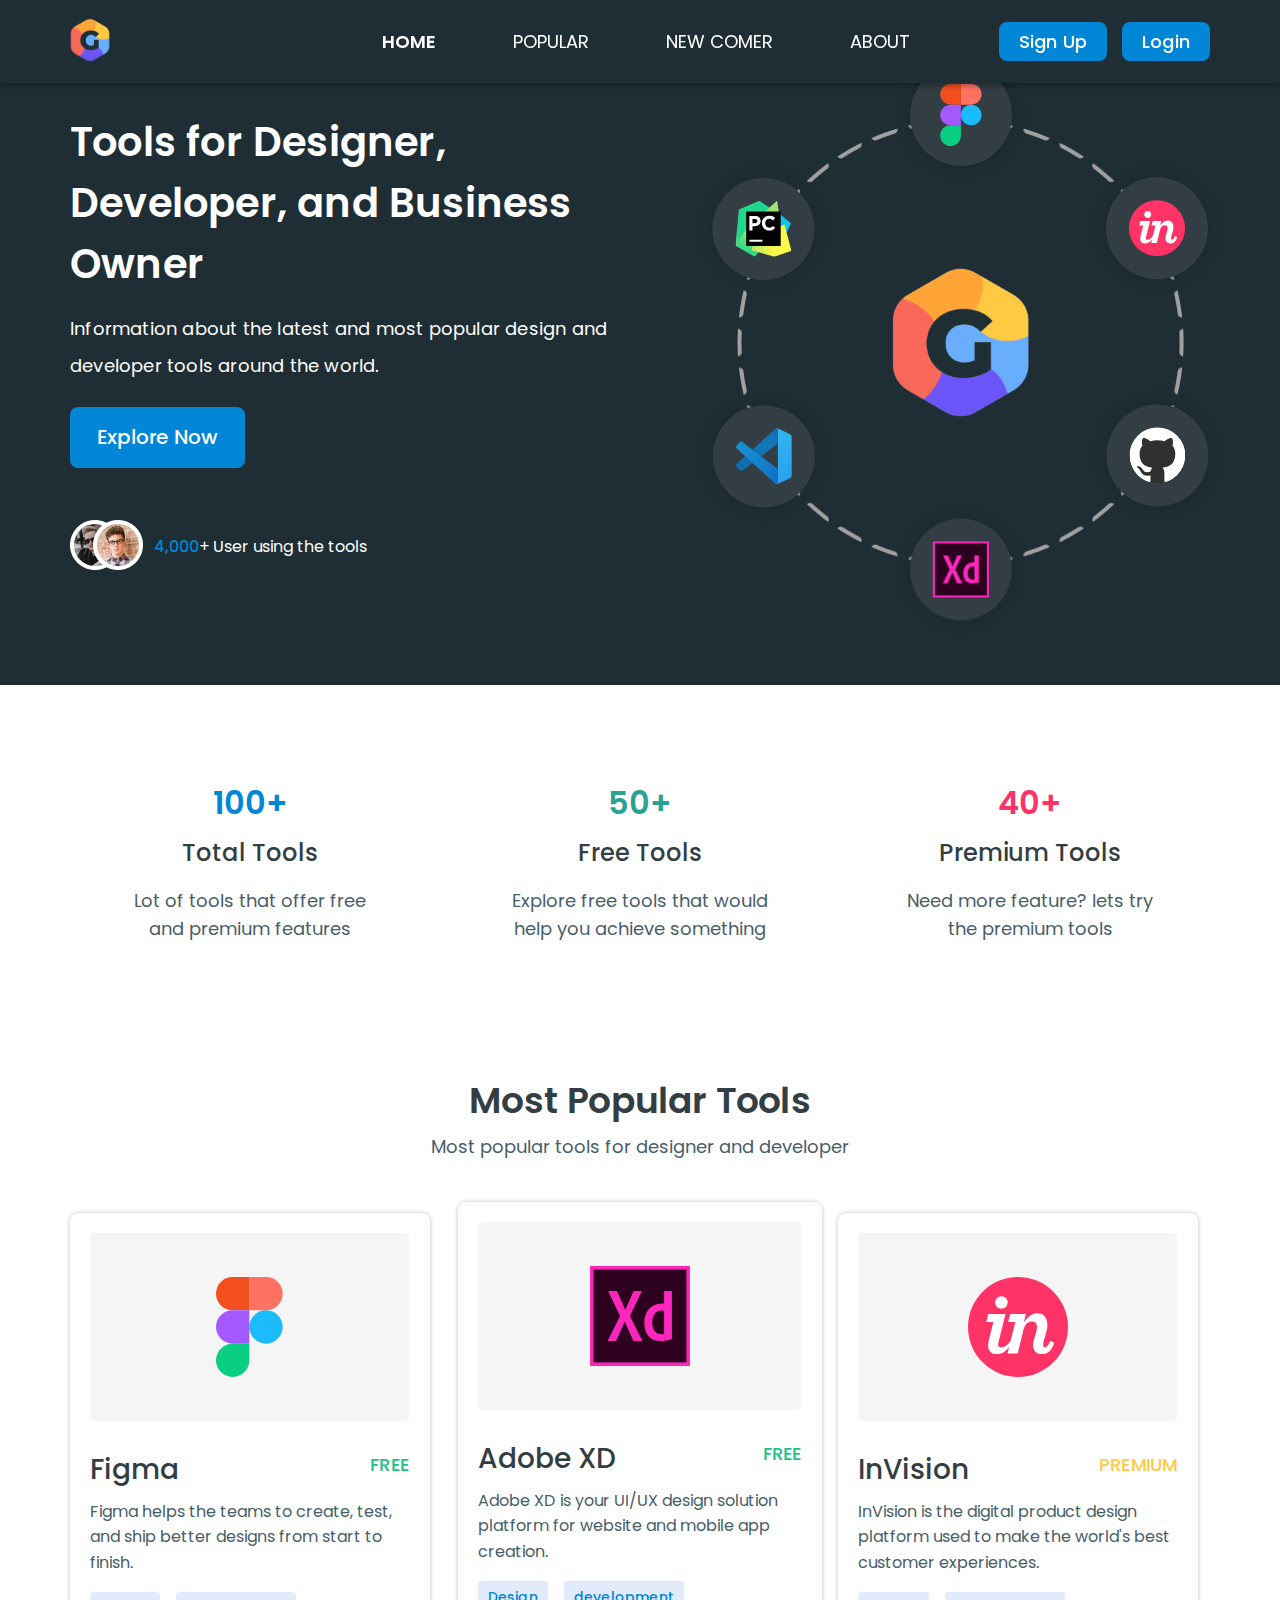
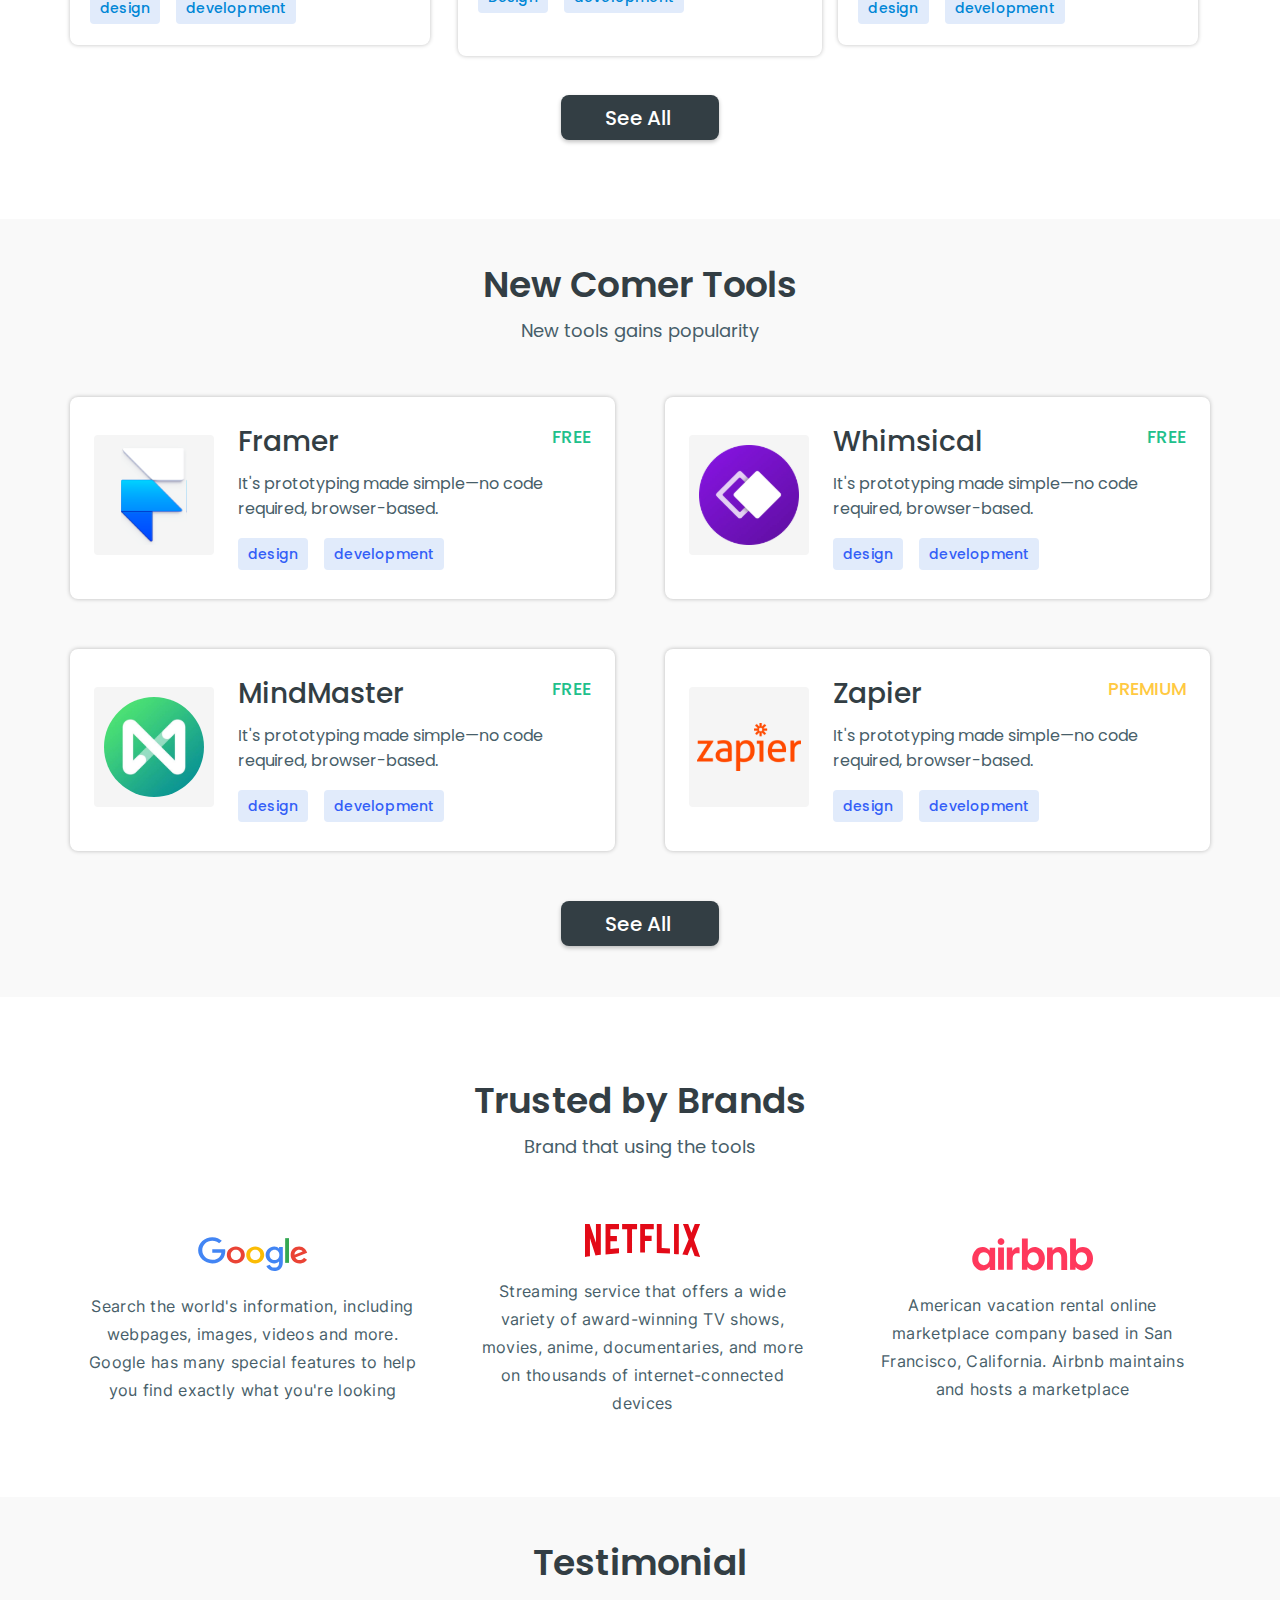
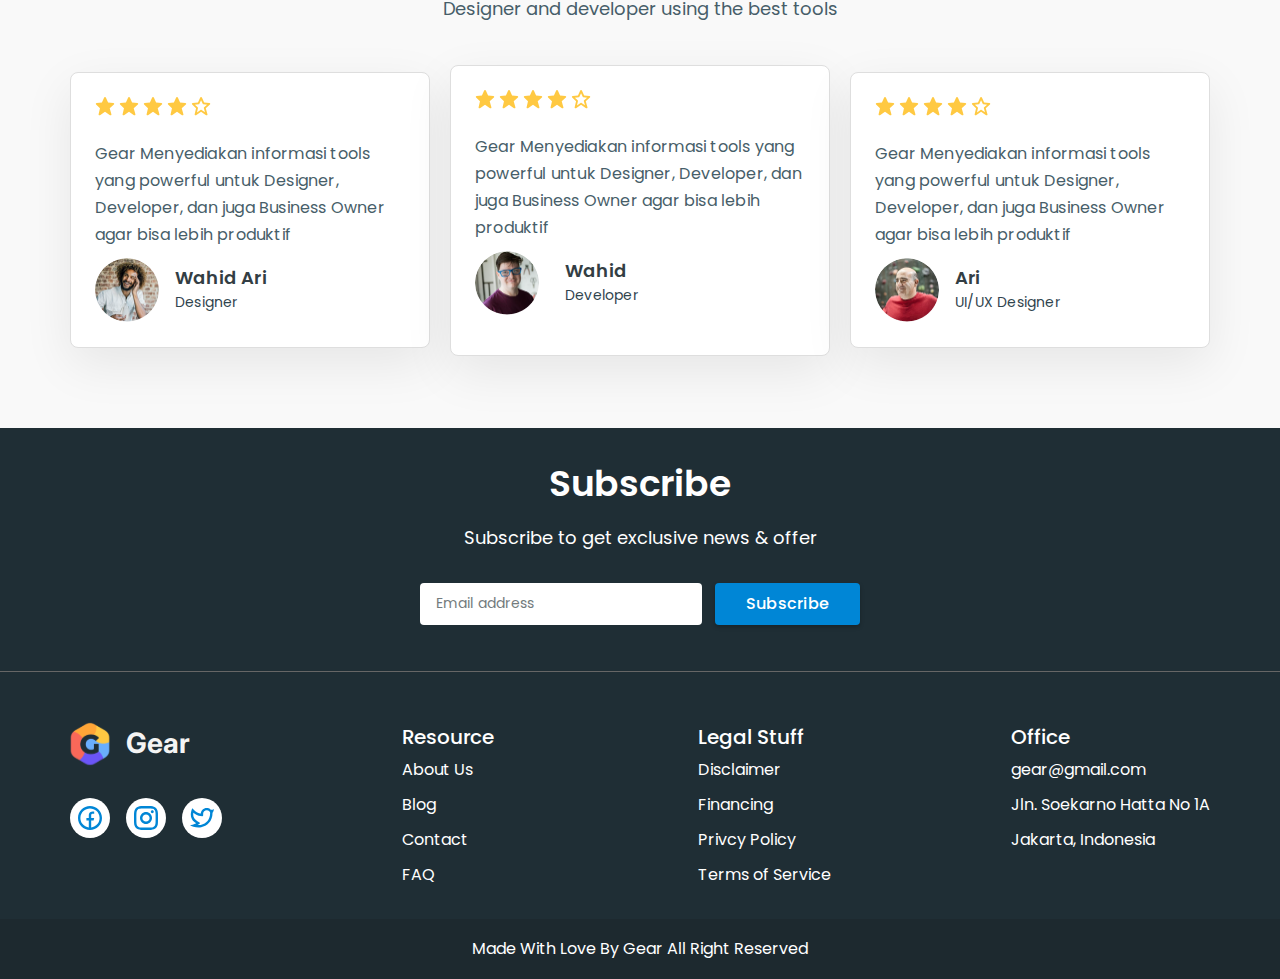
<file: index.html>
<!DOCTYPE html>
<html lang="en">

<head>
    <meta charset="UTF-8">
    <meta name="viewport" content="width=device-width, initial-scale=1.0">
    <title>Home</title>
    <link rel="icon" href="./assets/logo.svg">
    <link rel="stylesheet" href="./styles/common.css">
    <link rel="stylesheet" href="./styles/reset.css">
    <link rel="stylesheet" href="./styles/navbar.css">
    <link rel="stylesheet" href="./styles/home.css">
    <link rel="stylesheet" href="./styles/card.css">
    <link rel="stylesheet" href="./styles/footer.css">
</head>

<body>
    <header>
        <nav>
            <div class="container">
                <div class="main-nav">
                    <a href="#">
                        <img src="./assets/logo.svg" alt="Our Logo">
                    </a>
                    <input type="checkbox" name="burgerCheck" id="burgerCheck">
                    <label for="burgerCheck">
                        <span class="burger-icon-line"></span>
                        <span class="burger-icon-line"></span>
                        <span class="burger-icon-line"></span>
                    </label>
                    <div class="menu-btns">
                        <ul class="nav-ul">
                            <li class="active">
                                <a href="#">Home</a>
                            </li>
                            <li>
                                <a href="./pages/popular.html">Popular</a>
                            </li>
                            <li>
                                <a href="./pages/comer.html">New Comer</a>
                            </li>
                            <li>
                                <a href="./pages/about.html">about</a>
                            </li>
                        </ul>
                        <div class="btns">
                            <a href="./pages/register.html">sign up</a>
                            <a href="">login</a>
                        </div>
                    </div>
                </div>
            </div>
        </nav>
    </header>
    <main>
        <section class="hero">
            <div class="container">
                <div class="hero-in">
                    <div class="hero-content">
                        <h1 class="hero-h">
                            Tools for Designer, Developer, and Business Owner
                        </h1>
                        <p class="hero-p">
                            Information about the latest and most popular design and developer tools around the world.
                        </p>
                        <button>Explore Now</button>
                        <div class="users">
                            <div class="ovals">
                                <img src="./assets/man1.png" alt="">
                                <img src="./assets/man2.png" alt="">
                            </div>
                            <p><span id="user-num">4,000</span>+ User using the tools</p>
                        </div>
                    </div>
                    <div class="logo-animations">
                        <img class="background-img" src="./assets/dashed.png" alt="">
                        <img class="centre" src="./assets/logo.svg" alt="">
                        <div class="on-circle-wrapper rotate0">
                            <a class="on-circle" href="">
                                <img class="" src="./assets/figma.svg" alt="">
                            </a>
                        </div>
                        <div class="on-circle-wrapper rotate60">
                            <a class="on-circle" href="">
                                <img class="" src="./assets/invision.svg" alt="">
                            </a>
                        </div>
                        <div class="on-circle-wrapper rotate120">
                            <a class="on-circle" href="">
                                <img class="" src="./assets/github.svg" alt="">
                            </a>
                        </div>
                        <div class="on-circle-wrapper rotate180">
                            <a class="on-circle" href="">
                                <img class="" src="./assets/xd.svg" alt="">
                            </a>
                        </div>
                        <div class="on-circle-wrapper rotate240">
                            <a class="on-circle" href="">
                                <img class="" src="./assets/vscode.svg" alt="">
                            </a>
                        </div>
                        <div class="on-circle-wrapper rotate300">
                            <a class="on-circle" href="">
                                <img class="" src="./assets/pycharm.svg" alt="">
                            </a>
                        </div>
                    </div>
                </div>
            </div>
        </section>
        <section class="section-defaults popular-tools">
            <div class="container">
                <div class="statistics">
                    <div class="statistic">
                        <p class="number">100+</p>
                        <h3>Total Tools</h3>
                        <p class="statistic-text">Lot of tools that offer free and premium features</p>
                    </div>
                    <div class="statistic">
                        <p class="number">50+</p>
                        <h3>Free Tools</h3>
                        <p class="statistic-text">Explore free tools that would help you achieve something</p>
                    </div>
                    <div class="statistic">
                        <p class="number">40+</p>
                        <h3>Premium Tools</h3>
                        <p class="statistic-text">Need more feature? lets try the premium tools</p>
                    </div>
                </div>
                <div class="popular">
                    <h1 class="section-heading">Most Popular Tools</h1>
                    <h4 class="section-subheading">Most popular tools for designer and developer</h4>
                    <div class="card-grid">
                        <div class="card">
                            <div class="img-wrapper">
                                <img src="./assets/figma.svg" alt="">
                            </div>
                            <div class="card-body">
                                <div class="card-heading">
                                    <h3>Figma</h3>
                                    <span class="status free">Free</span>
                                </div>
                                <p class="card-text">Figma helps the teams to create, test, and ship better designs
                                    from start to finish.</p>
                                <div class="marks">
                                    <div class="mark">
                                        <span>design</span>
                                    </div>
                                    <div class="mark">
                                        <span>development</span>
                                    </div>
                                </div>
                            </div>
                        </div>
                        <div class="card middle">
                            <div class="img-wrapper">
                                <img src="./assets/xd.svg" alt="">
                            </div>
                            <div class="card-body">
                                <div class="card-heading">
                                    <h3>Adobe XD</h3>
                                    <span class="status free">Free</span>
                                </div>
                                <p class="card-text">Adobe XD is your UI/UX design solution platform for website and
                                    mobile app creation.</p>
                                <div class="marks">
                                    <div class="mark">
                                        <span>Design</span>
                                    </div>
                                    <div class="mark">
                                        <span>development</span>
                                    </div>
                                </div>
                            </div>
                        </div>
                        <div class="card">
                            <div class="img-wrapper">
                                <img src="./assets/invision.svg" alt="">
                            </div>
                            <div class="card-body">
                                <div class="card-heading">
                                    <h3>InVision</h3>
                                    <span class="status premium">Premium</span>
                                </div>
                                <p class="card-text">InVision is the digital product design platform used to make
                                    the world's best customer experiences.</p>
                                <div class="marks">
                                    <div class="mark">
                                        <span>design</span>
                                    </div>
                                    <div class="mark">
                                        <span>development</span>
                                    </div>
                                </div>
                            </div>
                        </div>
                    </div>
                    <div class="select-wrapper">
                        <a href="./pages/popular.html" class="select-all">
                            See All
                        </a>
                    </div>
                </div>
            </div>

        </section>
        <section class="section-defaults comer-tools">
            <div class="container">
                <div class="popular">
                    <h2 class="section-heading">New Comer Tools</h2>
                    <h4 class="section-subheading">New tools gains popularity</h4>
                    <div class="card-grid">
                        <div class="card">
                            <div class="img-wrapper framer">
                                <img src="./assets/framer.svg" alt="">
                            </div>
                            <div class="card-body">
                                <div class="card-heading">
                                    <h3>Framer</h3>
                                    <span class="status free">Free</span>
                                </div>
                                <p class="card-text">It's prototyping made simple—no code required, browser-based.
                                </p>
                                <div class="marks">
                                    <div class="mark">
                                        <span>design</span>
                                    </div>
                                    <div class="mark">
                                        <span>development</span>
                                    </div>
                                </div>
                            </div>
                        </div>
                        <div class="card">
                            <div class="img-wrapper">
                                <img src="./assets/whimsical.svg" alt="Whimsical">
                            </div>
                            <div class="card-body">
                                <div class="card-heading">
                                    <h3>Whimsical</h3>
                                    <span class="status free">Free</span>
                                </div>
                                <p class="card-text">It's prototyping made simple—no code required, browser-based.
                                </p>
                                <div class="marks">
                                    <div class="mark">
                                        <span>design</span>
                                    </div>
                                    <div class="mark">
                                        <span>development</span>
                                    </div>
                                </div>
                            </div>
                        </div>
                        <div class="card">
                            <div class="img-wrapper">
                                <img src="./assets/mindmaster.svg" alt="MindMaster">
                            </div>
                            <div class="card-body">
                                <div class="card-heading">
                                    <h3>MindMaster</h3>
                                    <span class="status free">Free</span>
                                </div>
                                <p class="card-text">It's prototyping made simple—no code required, browser-based.
                                </p>
                                <div class="marks">
                                    <div class="mark">
                                        <span>design</span>
                                    </div>
                                    <div class="mark">
                                        <span>development</span>
                                    </div>
                                </div>
                            </div>
                        </div>
                        <div class="card">
                            <div class="img-wrapper">
                                <img src="./assets/zapier.svg" alt="Zapier">
                            </div>
                            <div class="card-body">
                                <div class="card-heading">
                                    <h3>Zapier</h3>
                                    <span class="status premium">Premium</span>
                                </div>
                                <p class="card-text">It's prototyping made simple—no code required, browser-based.
                                </p>
                                <div class="marks">
                                    <div class="mark">
                                        <span>design</span>
                                    </div>
                                    <div class="mark">
                                        <span>development</span>
                                    </div>
                                </div>
                            </div>
                        </div>
                    </div>
                    <div class="select-wrapper">
                        <a href="./pages/comer.html" class="select-all">
                            See All
                        </a>
                    </div>
                </div>
            </div>
        </section>
        <section class="section-defaults trusted">
            <div class="container">
                <div class="brands">
                    <h2 class="section-heading">Trusted by Brands</h2>
                    <h4 class="section-subheading">Brand that using the tools</h4>
                    <div class="brand-grid">
                        <div class="brand">
                            <img src="./assets/google.svg" alt="Google Logo">
                            <p>Search the world's information, including webpages, images, videos and more. Google
                                has many special features to help
                                you find exactly what you're looking</p>
                        </div>
                        <div class="brand">
                            <img src="./assets/netflix.svg" alt="Netflix Logo">
                            <p>Streaming service that offers a wide variety of award-winning TV shows, movies,
                                anime, documentaries, and more on
                                thousands of internet-connected devices</p>
                        </div>
                        <div class="brand">
                            <img src="./assets/airbnb.svg" alt="Airbnb Logo">
                            <p>American vacation rental online marketplace company based in San Francisco,
                                California. Airbnb maintains and hosts a marketplace</p>
                        </div>
                    </div>
                </div>
            </div>
        </section>
        <section class="section-defaults testimonials">
            <div class="container">
                <div class="testimonials-body">
                    <h2 class="section-heading">Testimonial</h2>
                    <h4 class="section-subheading">Designer and developer using the best tools</h4>
                    <div class="testimonial-grid">
                        <div class="testimonial">
                            <div class="stars">
                                <img src="./assets/filledStart.svg" alt="">
                                <img src="./assets/filledStart.svg" alt="">
                                <img src="./assets/filledStart.svg" alt="">
                                <img src="./assets/filledStart.svg" alt="">
                                <img src="./assets/star.svg" alt="">
                            </div>
                            <p class="testimonial-text">Gear Menyediakan informasi tools yang powerful untuk
                                Designer, Developer, dan juga Business Owner agar bisa lebih produktif</p>
                            <div class="profile">
                                <img src="./assets/wahidAri.png" alt="Wahid ari profile pic">
                                <div class="profile-body">
                                    <p class="name">Wahid Ari</p>
                                    <p class="profession">Designer</p>
                                </div>
                            </div>
                        </div>
                        <div class="testimonial middle">
                            <div class="stars">
                                <img src="./assets/filledStart.svg" alt="">
                                <img src="./assets/filledStart.svg" alt="">
                                <img src="./assets/filledStart.svg" alt="">
                                <img src="./assets/filledStart.svg" alt="">
                                <img src="./assets/star.svg" alt="">
                            </div>
                            <p class="testimonial-text">Gear Menyediakan informasi tools yang powerful untuk
                                Designer, Developer, dan juga Business Owner agar bisa lebih produktif</p>
                            <div class="profile">
                                <img src="./assets/wahid.png" alt="Wahid profile pic">
                                <div class="profile-body">
                                    <p class="name">Wahid</p>
                                    <p class="profession">Developer</p>
                                </div>
                            </div>
                        </div>
                        <div class="testimonial">
                            <div class="stars">
                                <img src="./assets/filledStart.svg" alt="">
                                <img src="./assets/filledStart.svg" alt="">
                                <img src="./assets/filledStart.svg" alt="">
                                <img src="./assets/filledStart.svg" alt="">
                                <img src="./assets/star.svg" alt="">
                            </div>
                            <p class="testimonial-text">Gear Menyediakan informasi tools yang powerful untuk
                                Designer, Developer, dan juga Business Owner agar bisa lebih produktif</p>
                            <div class="profile">
                                <img src="./assets/ari.png" alt="Ari profile pic">
                                <div class="profile-body">
                                    <p class="name">Ari</p>
                                    <p class="profession">UI/UX Designer</p>
                                </div>
                            </div>
                        </div>
                    </div>
                </div>
            </div>
        </section>
    </main>
    <footer>
        <div class="footer-subscription">
            <div class="container">
                <div class="subscribe">
                    <div class="section-defaults">
                        <h2 class="section-heading">Subscribe</h2>
                        <h4 class="section-subheading">Subscribe to get exclusive news & offer</h4>
                    </div>
                    <form action="#" method="post">
                        <input type="email" placeholder="Email address">
                        <button type="submit">Subscribe</button>
                    </form>
                </div>
            </div>
        </div>
        <div class="main-footer">
            <div class="container">
                <div class="footer-content">
                    <div class="logos">
                        <div class="main-logo">
                            <img src="./assets/logo.svg" alt="Company's logo">
                            <p class="company-name">Gear</p>
                        </div>
                        <div class="socials">
                            <div class="social-circle">
                                <img src="./assets/facebook.svg" alt="Facebook Logo">
                            </div>
                            <div class="social-circle">
                                <img src="./assets/instagram.svg" alt="Instagram Logo">
                            </div>
                            <div class="social-circle">
                                <img src="./assets/twitter.svg" alt="Twitter Logo">
                            </div>
                        </div>
                    </div>
                    <ul class="resource" aria-label="Resource">
                        <li><a href="./pages/about.html">About Us</a></li>
                        <li><a href="">Blog</a></li>
                        <li><a href="">Contact</a></li>
                        <li><a href="">FAQ</a></li>
                    </ul>
                    <ul class="legal" aria-label="Legal Stuff">
                        <li><a href="">Disclaimer</a></li>
                        <li><a href="">Financing</a></li>
                        <li><a href="">Privcy Policy</a></li>
                        <li><a href="">Terms of Service</a></li>
                    </ul>
                    <ul class="office" aria-label="Office">
                        <li>
                            <a href="mailto:gear@gmail.com">gear@gmail.com</a>
                        </li>
                        <li>
                            <a href="https://www.google.com/maps?q=Jln.+Soekarno+Hatta+No+1A" target="_blank">Jln.
                                Soekarno Hatta No 1A
                            </a>
                        </li>
                        <li>
                            <a href="https://www.google.com/maps?q=Jakarta" target="_blank">Jakarta, Indonesia</a>
                        </li>
                    </ul>
                </div>
            </div>
        </div>
        <div class="rights">
            <div class="container">
                <p>Made With Love By Gear All Right Reserved </p>
            </div>
        </div>
    </footer>
</body>

</html>
</file>
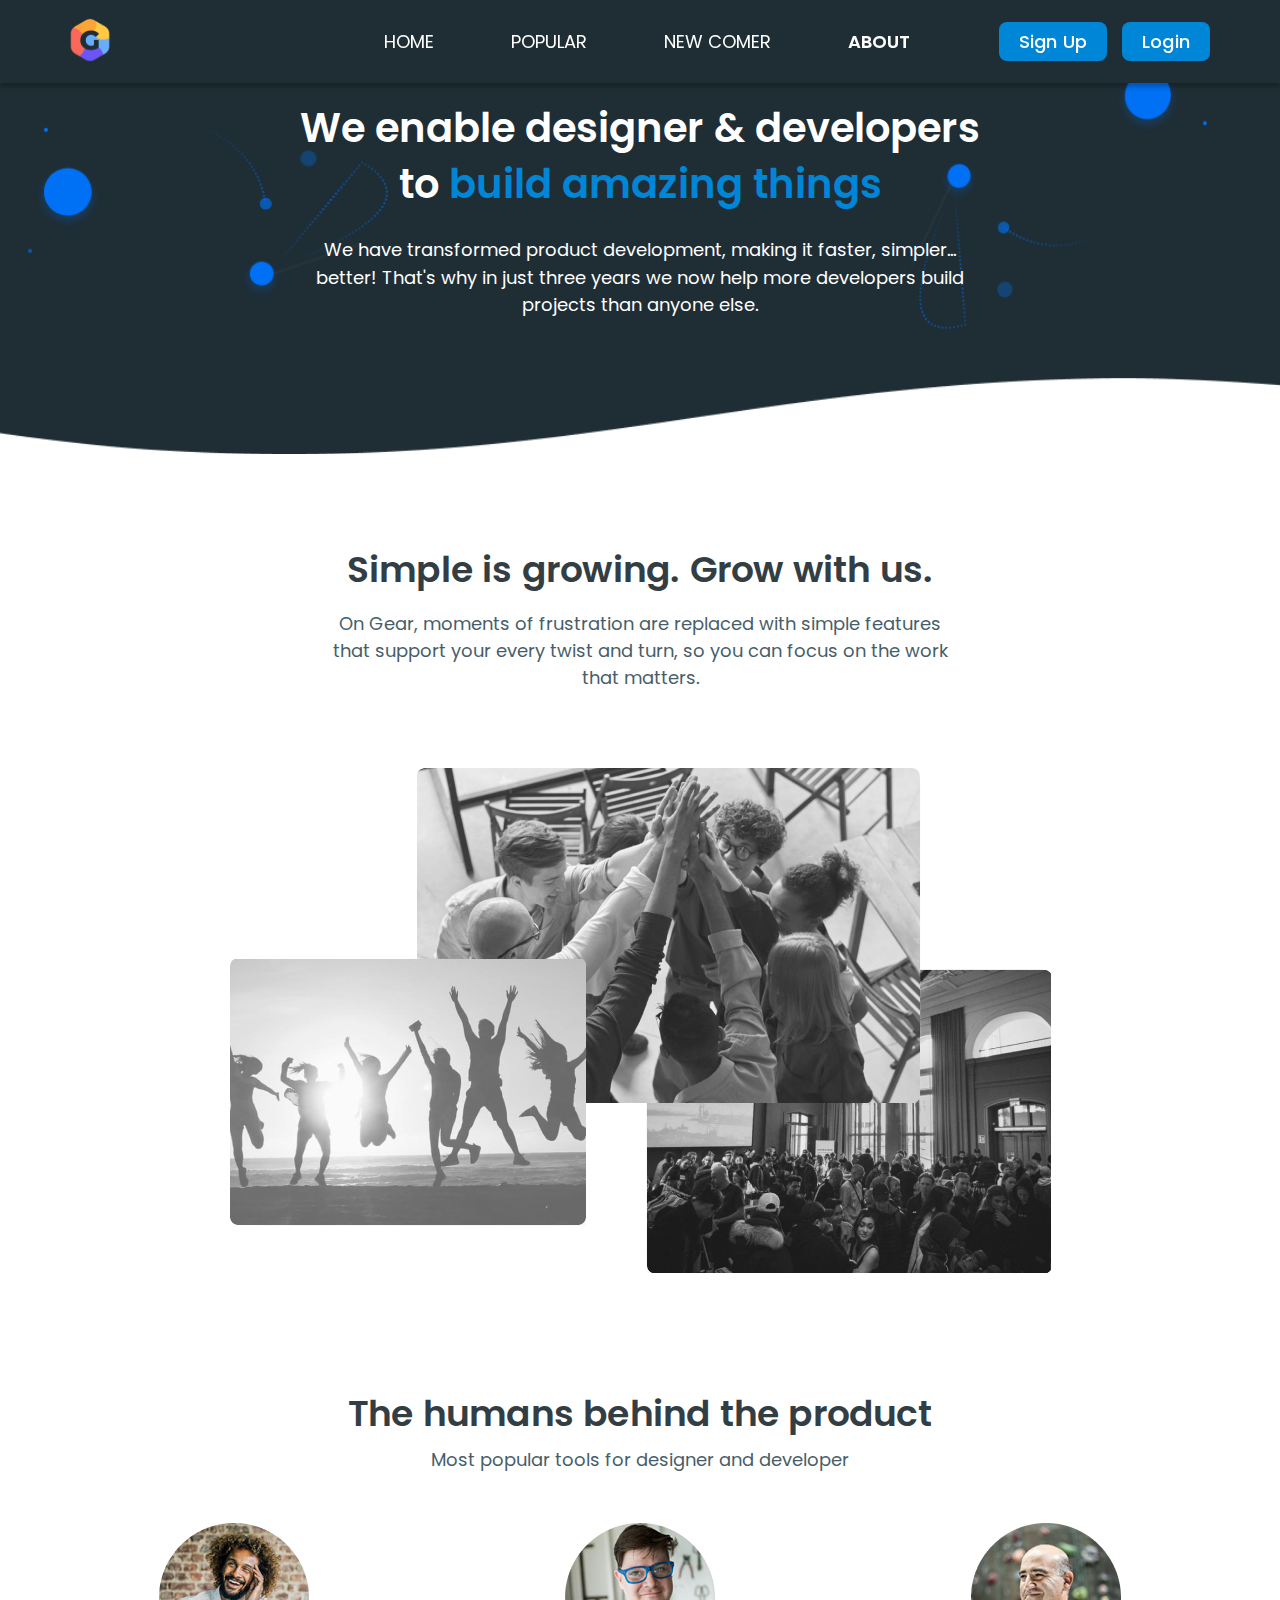
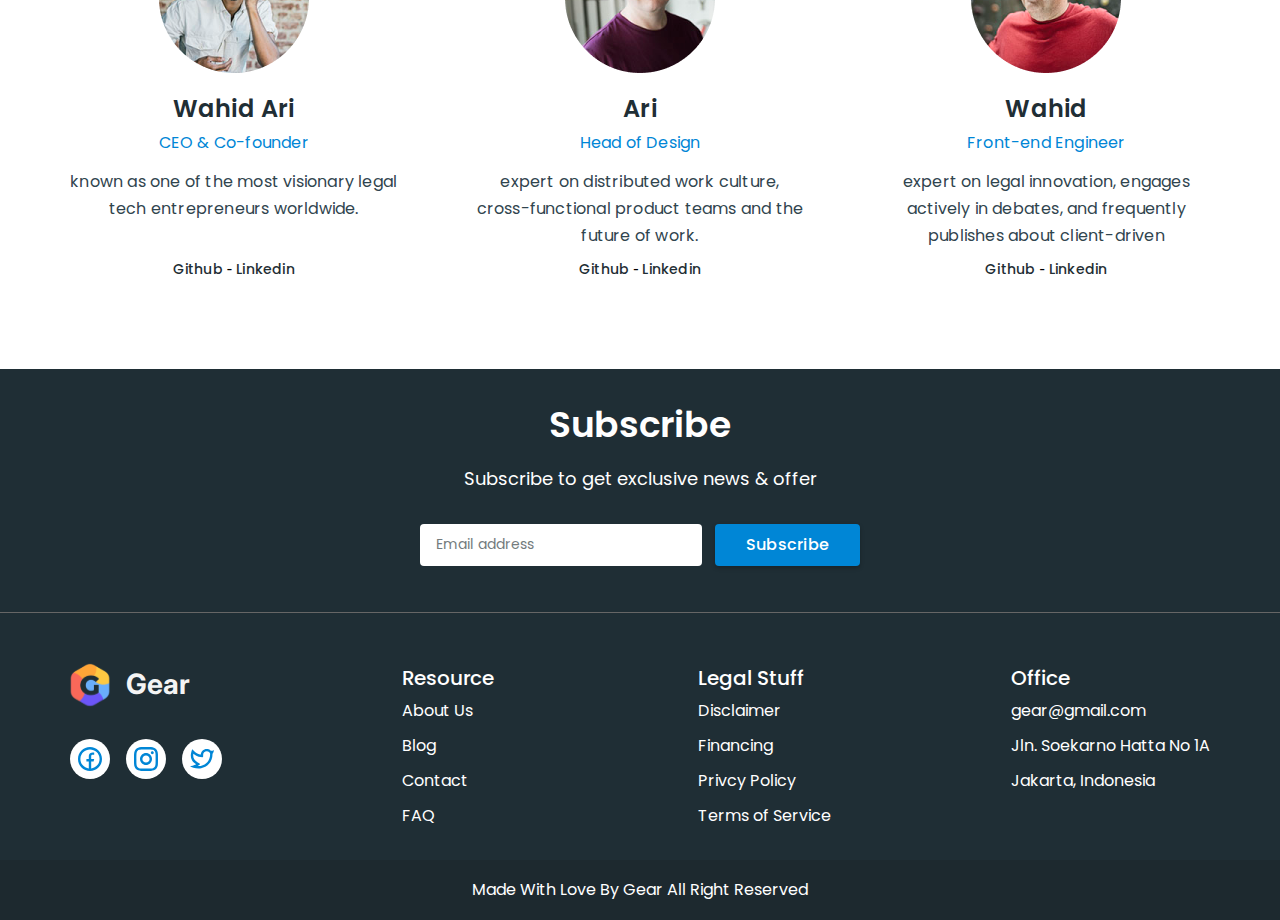
<file: pages/about.html>
<!DOCTYPE html>
<html lang="en">

<head>
    <meta charset="UTF-8">
    <meta name="viewport" content="width=device-width, initial-scale=1.0">
    <title>About Us</title>
    <link rel="icon" href="../assets/logo.svg">
    <link rel="stylesheet" href="../styles/reset.css">
    <link rel="stylesheet" href="../styles/common.css">
    <link rel="stylesheet" href="../styles/navbar.css">
    <link rel="stylesheet" href="../styles/about.css">
    <link rel="stylesheet" href="../styles/footer.css">
</head>

<body>
    <header>
        <nav>
            <div class="container">
                <div class="main-nav">
                    <a href="../index.html"><img src="../assets/logo.svg" alt="Our Logo"></a>
                    <input type="checkbox" name="burgerCheck" id="burgerCheck">
                    <label for="burgerCheck">
                        <span class="burger-icon-line"></span>
                        <span class="burger-icon-line"></span>
                        <span class="burger-icon-line"></span>
                    </label>
                    <div class="menu-btns">
                        <ul class="nav-ul">
                            <li>
                                <a href="../index.html">Home</a>
                            </li>
                            <li>
                                <a href="./popular.html">Popular</a>
                            </li>
                            <li>
                                <a href="./comer.html">New Comer</a>
                            </li>
                            <li class="active">
                                <a href="#">about</a>
                            </li>
                        </ul>
                        <div class="btns">
                            <a href="./register.html">sign up</a>
                            <a href="">login</a>
                        </div>
                    </div>
                </div>
            </div>
        </nav>
    </header>
    <main>
        <section class="hero">
            <div class="container">
                <div class="hero-wrapper">
                    <h1>We enable designer & developers
                        to <span>build amazing things</span></h1>
                    <p>We have transformed product development, making it faster, simpler... better! That's why in just
                        three years we now help more developers build projects than anyone else.</p>
                </div>
            </div>
        </section>
        <section class="growing">
            <div class="container">
                <div class="growing-wrapper">
                    <h2>Simple is growing. Grow with us.</h2>
                    <p>On Gear, moments of frustration are replaced with simple features that support your every twist and turn,
                        so you can focus on the work that matters.</p>
                    <div class="team-imgs">
                        <img src="../assets/black1.png" alt="Team photo">
                        <img src="../assets/black2.png" alt="Team photo">
                        <img src="../assets/black3.png" alt="Team photo">
                    </div>
                </div>  
            </div>
        </section>
        <section class="employees">
            <div class="container">
                <h2>The humans behind the product</h2>
                <p class="team-subheading">Most popular tools for designer and developer</p>
                <div class="employee-cards">
                    <div class="employee">
                        <img src="../assets/bigWahidAri.png" alt="Wahid Ari profile">
                        <p class="name">Wahid Ari</p>
                        <p class="position">CEO & Co-founder
                        </p>
                        <p class="description">known as one of the most visionary legal tech entrepreneurs worldwide. </p>
                        <div class="social-links">
                            <a href="">Github</a>
                            -
                            <a href="">Linkedin</a>
                        </div>
                    </div>
                    <div class="employee">
                        <img src="../assets/bigAri.png" alt="Ari Profile">
                        <p class="name">Ari</p>
                        <p class="position">Head of Design
                        </p>
                        <p class="description">expert on distributed work culture, cross-functional product teams and the future of work.</p>
                        <div class="social-links">
                            <a href="">Github</a>
                            -
                            <a href="">Linkedin</a>
                        </div>
                    </div>
                    <div class="employee">
                        <img src="../assets/bigWahid.png" alt="Wahid profile">
                        <p class="name">Wahid</p>
                        <p class="position">Front-end Engineer
                        </p>
                        <p class="description">expert on legal innovation, engages actively in debates, and frequently publishes about client-driven</p>
                        <div class="social-links">
                            <a href="">Github</a>
                            -
                            <a href="">Linkedin</a>
                        </div>
                    </div>
                </div>
            </div>
        </section>
    </main>
    <footer>
        <div class="footer-subscription">
            <div class="container">
                <div class="subscribe">
                    <div class="section-defaults">
                        <h2 class="section-heading">Subscribe</h2>
                        <h4 class="section-subheading">Subscribe to get exclusive news & offer</h4>
                    </div>
                    <form action="#" method="post">
                        <input type="email" placeholder="Email address">
                        <button type="submit">Subscribe</button>
                    </form>
                </div>
            </div>
        </div>
        <div class="main-footer">
            <div class="container">
                <div class="footer-content">
                    <div class="logos">
                        <div class="main-logo">
                            <img src="../assets/logo.svg" alt="Company's logo">
                            <p class="company-name">Gear</p>
                        </div>
                        <div class="socials">
                            <div class="social-circle">
                                <img src="../assets/facebook.svg" alt="Facebook Logo">
                            </div>
                            <div class="social-circle">
                                <img src="../assets/instagram.svg" alt="Instagram Logo">
                            </div>
                            <div class="social-circle">
                                <img src="../assets/twitter.svg" alt="Twitter Logo">
                            </div>
                        </div>
                    </div>
                    <ul class="resource" aria-label="Resource">
                        <li><a href="#">About Us</a></li>
                        <li><a href="">Blog</a></li>
                        <li><a href="">Contact</a></li>
                        <li><a href="">FAQ</a></li>
                    </ul>
                    <ul class="legal" aria-label="Legal Stuff">
                        <li><a href="">Disclaimer</a></li>
                        <li><a href="">Financing</a></li>
                        <li><a href="">Privcy Policy</a></li>
                        <li><a href="">Terms of Service</a></li>
                    </ul>
                    <ul class="office" aria-label="Office">
                        <li>
                            <a href="mailto:gear@gmail.com">gear@gmail.com</a>
                        </li>
                        <li>
                            <a href="https://www.google.com/maps?q=Jln.+Soekarno+Hatta+No+1A" target="_blank">Jln.
                                Soekarno Hatta No 1A
                            </a>
                        </li>
                        <li>
                            <a href="https://www.google.com/maps?q=Jakarta" target="_blank">Jakarta, Indonesia</a>
                        </li>
                    </ul>
                </div>
            </div>
        </div>
        <div class="rights">
            <div class="container">
                <p>Made With Love By Gear All Right Reserved </p>
            </div>
        </div>
    </footer>
</body>

</html>
</file>
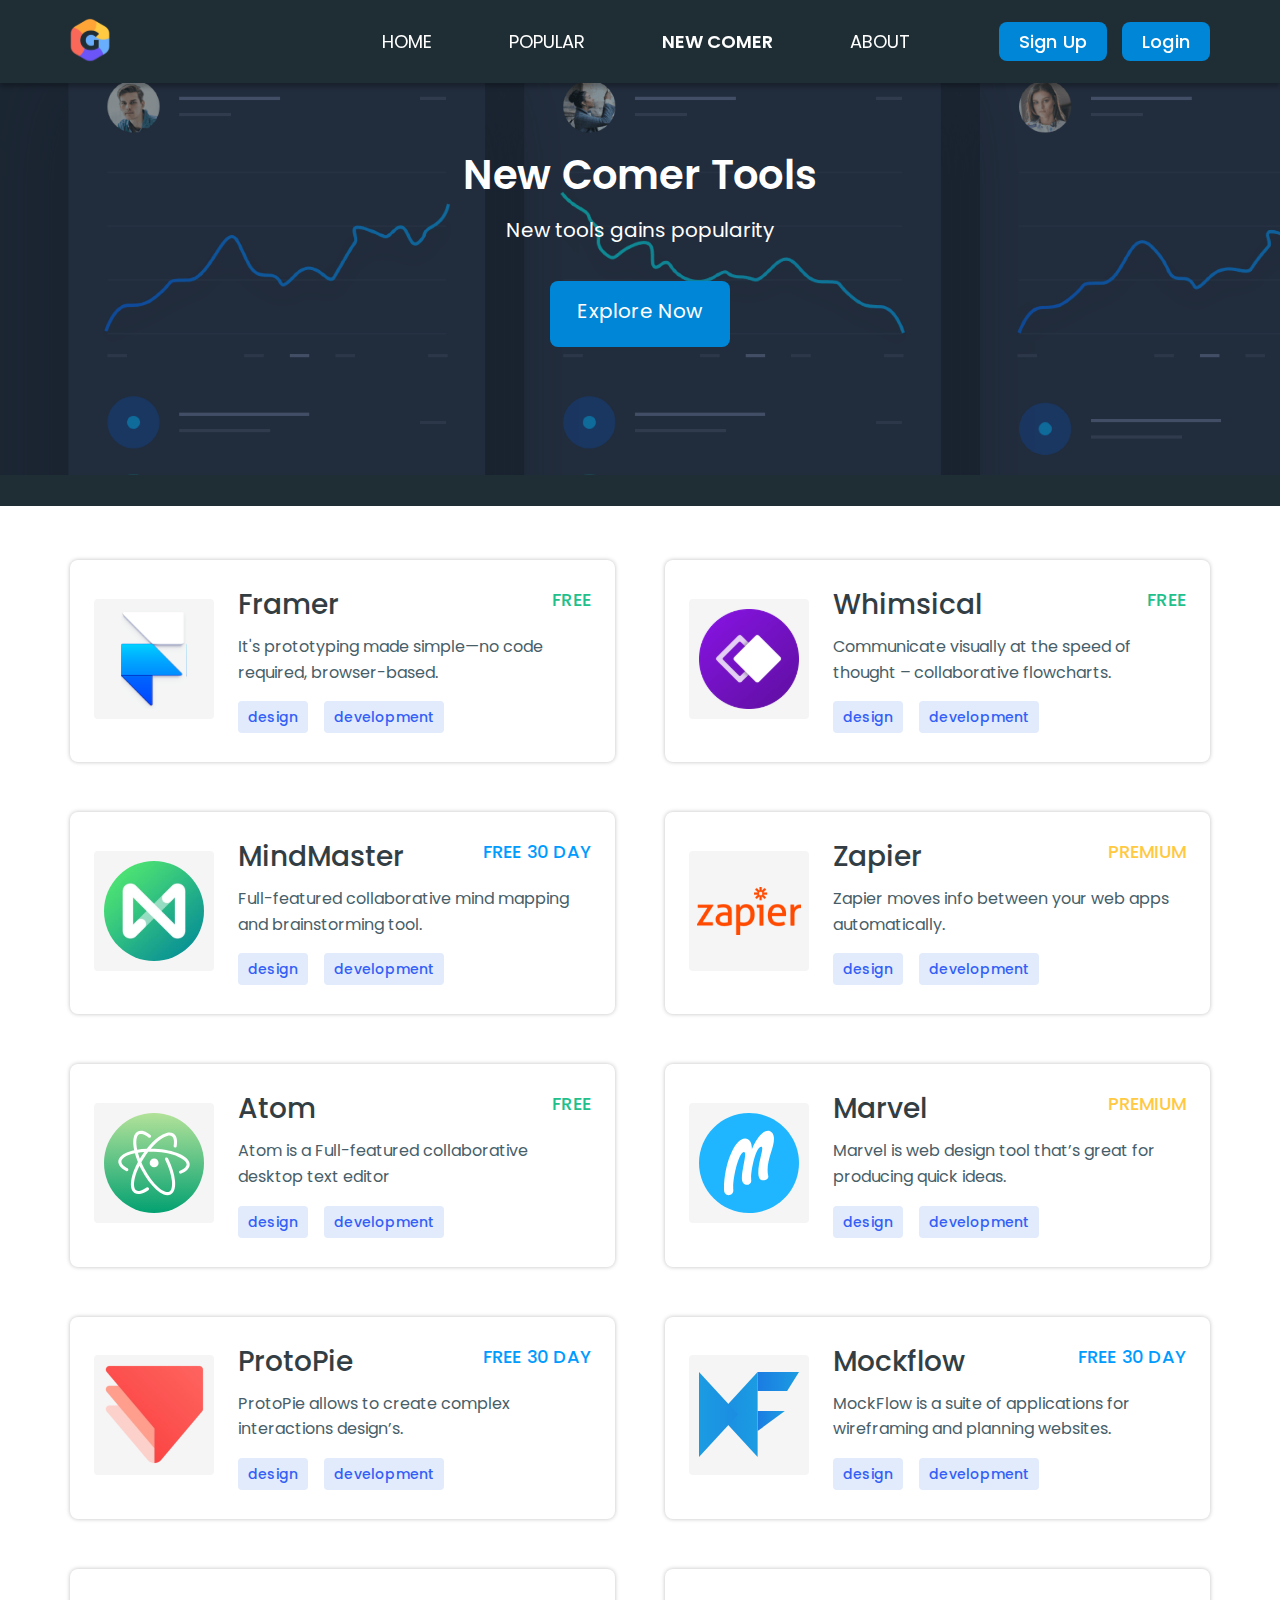
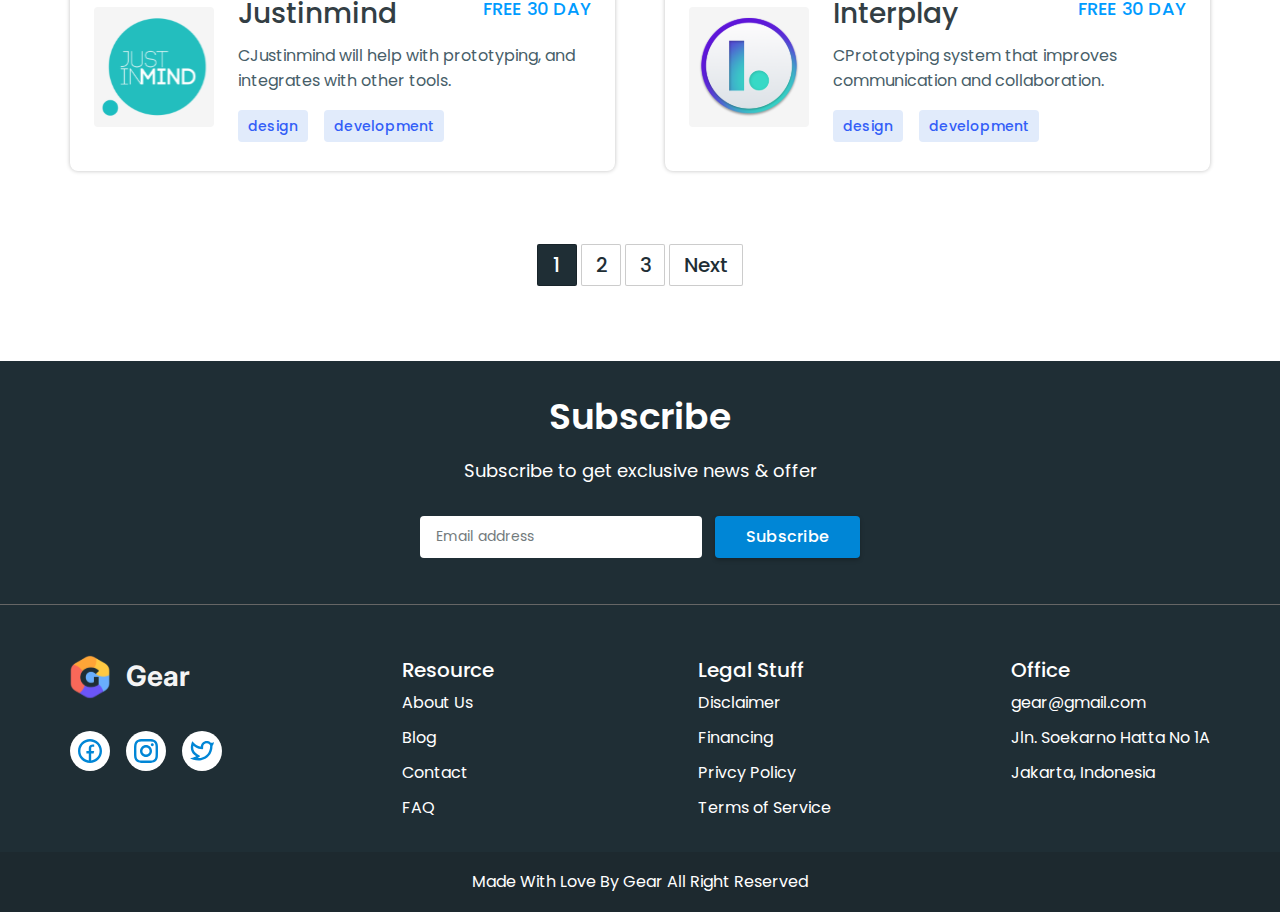
<file: pages/comer.html>
<!DOCTYPE html>
<html lang="en">

<head>
    <meta charset="UTF-8">
    <meta name="viewport" content="width=device-width, initial-scale=1.0">
    <title>New Comers</title>
    <link rel="icon" href="../assets/logo.svg">
    <link rel="stylesheet" href="../styles/reset.css">
    <link rel="stylesheet" href="../styles/common.css">
    <link rel="stylesheet" href="../styles/navbar.css">
    <link rel="stylesheet" href="../styles/comer.css">
    <link rel="stylesheet" href="../styles/card.css">
    <link rel="stylesheet" href="../styles/footer.css">
</head>

<body>
    <header>
        <nav>
            <div class="container">
                <div class="main-nav">
                    <a href="../index.html"><img src="../assets/logo.svg" alt="Our Logo"></a>
                    <input type="checkbox" name="burgerCheck" id="burgerCheck">
                    <label for="burgerCheck">
                        <span class="burger-icon-line"></span>
                        <span class="burger-icon-line"></span>
                        <span class="burger-icon-line"></span>
                    </label>
                    <div class="menu-btns">
                        <ul class="nav-ul">
                            <li>
                                <a href="../index.html">Home</a>
                            </li>
                            <li>
                                <a href="./popular.html">Popular</a>
                            </li>
                            <li class="active">
                                <a href="#">New Comer</a>
                            </li>
                            <li>
                                <a href="./about.html">about</a>
                            </li>
                        </ul>
                        <div class="btns">
                            <a href="./register.html">sign up</a>
                            <a href="">login</a>
                        </div>
                    </div>
                </div>
            </div>
        </nav>
    </header>
    <main>
        <section class="hero">
            <div class="sub-hero">
                <div class="container">
                    <div class="hero-wrapper">
                        <h1>New Comer Tools</h1>
                        <h4>New tools gains popularity</h4>
                        <div class="hero-explore">
                            <a href="#">Explore Now</a>
                        </div>
                    </div>
                </div>
            </div>
        </section>
        <section class="new-comer">
            <div class="container">
                <div class="card-grid">
                    <div class="card">
                        <div class="img-wrapper framer">
                            <img src="../assets/framer.svg" alt="Framer Logo">
                        </div>
                        <div class="card-body">
                            <div class="card-heading">
                                <h3>Framer</h3>
                                <span class="status free">Free</span>
                            </div>
                            <p class="card-text">It's prototyping made simple—no code required, browser-based.
                            </p>
                            <div class="marks">
                                <div class="mark">
                                    <span>design</span>
                                </div>
                                <div class="mark">
                                    <span>development</span>
                                </div>
                            </div>
                        </div>
                    </div>
                    <div class="card">
                        <div class="img-wrapper framer">
                            <img src="../assets/whimsical.svg" alt="Whimsical Logo">
                        </div>
                        <div class="card-body">
                            <div class="card-heading">
                                <h3>Whimsical</h3>
                                <span class="status free">Free</span>
                            </div>
                            <p class="card-text">Communicate visually at the speed of thought – collaborative flowcharts.

                            </p>
                            <div class="marks">
                                <div class="mark">
                                    <span>design</span>
                                </div>
                                <div class="mark">
                                    <span>development</span>
                                </div>
                            </div>
                        </div>
                    </div>
                    <div class="card">
                        <div class="img-wrapper framer">
                            <img src="../assets/mindmaster.svg" alt="MindMaster Logo">
                        </div>
                        <div class="card-body">
                            <div class="card-heading">
                                <h3>MindMaster</h3>
                                <span class="status free30">Free 30 day</span>
                            </div>
                            <p class="card-text">Full-featured collaborative mind mapping and brainstorming tool.</p>
                            <div class="marks">
                                <div class="mark">
                                    <span>design</span>
                                </div>
                                <div class="mark">
                                    <span>development</span>
                                </div>
                            </div>
                        </div>
                    </div>
                    <div class="card">
                        <div class="img-wrapper framer">
                            <img src="../assets/zapier.svg" alt="Zapier Logo">
                        </div>
                        <div class="card-body">
                            <div class="card-heading">
                                <h3>Zapier</h3>
                                <span class="status premium">premium</span>
                            </div>
                            <p class="card-text">Zapier moves info between your web apps automatically.
                            </p>
                            <div class="marks">
                                <div class="mark">
                                    <span>design</span>
                                </div>
                                <div class="mark">
                                    <span>development</span>
                                </div>
                            </div>
                        </div>
                    </div>
                    <div class="card">
                        <div class="img-wrapper framer">
                            <img src="../assets/atom.svg" alt="Atom Logo">
                        </div>
                        <div class="card-body">
                            <div class="card-heading">
                                <h3>Atom</h3>
                                <span class="status free">Free</span>
                            </div>
                            <p class="card-text">Atom is a Full-featured collaborative   desktop text editor
                            </p>
                            <div class="marks">
                                <div class="mark">
                                    <span>design</span>
                                </div>
                                <div class="mark">
                                    <span>development</span>
                                </div>
                            </div>
                        </div>
                    </div>
                    <div class="card">
                        <div class="img-wrapper framer">
                            <img src="../assets/marvel.svg" alt="Marvel Logo">
                        </div>
                        <div class="card-body">
                            <div class="card-heading">
                                <h3>Marvel</h3>
                                <span class="status premium">premium</span>
                            </div>
                            <p class="card-text">Marvel is web design tool that’s great for producing quick ideas.
                            </p>
                            <div class="marks">
                                <div class="mark">
                                    <span>design</span>
                                </div>
                                <div class="mark">
                                    <span>development</span>
                                </div>
                            </div>
                        </div>
                    </div>
                    <div class="card">
                        <div class="img-wrapper framer">
                            <img src="../assets/protopie.svg" alt="ProtoPie Logo">
                        </div>
                        <div class="card-body">
                            <div class="card-heading">
                                <h3>ProtoPie</h3>
                                <span class="status free30">Free 30 day</span>
                            </div>
                            <p class="card-text">ProtoPie allows to create complex interactions design’s.
                            </p>
                            <div class="marks">
                                <div class="mark">
                                    <span>design</span>
                                </div>
                                <div class="mark">
                                    <span>development</span>
                                </div>
                            </div>
                        </div>
                    </div>
                    <div class="card">
                        <div class="img-wrapper framer">
                            <img src="../assets/mockflow.svg" alt="Mockflow Logo">
                        </div>
                        <div class="card-body">
                            <div class="card-heading">
                                <h3>Mockflow</h3>
                                <span class="status free30">Free 30 day</span>
                            </div>
                            <p class="card-text">MockFlow is a suite of applications for wireframing and planning websites.
                            </p>
                            <div class="marks">
                                <div class="mark">
                                    <span>design</span>
                                </div>
                                <div class="mark">
                                    <span>development</span>
                                </div>
                            </div>
                        </div>
                    </div>
                    <div class="card">
                        <div class="img-wrapper framer">
                            <img src="../assets/justinmind.svg" alt="Justinmind Logo">
                        </div>
                        <div class="card-body">
                            <div class="card-heading">
                                <h3>Justinmind</h3>
                                <span class="status free30">Free 30 day</span>
                            </div>
                            <p class="card-text">CJustinmind will help with prototyping, and integrates with other tools.
                            </p>
                            <div class="marks">
                                <div class="mark">
                                    <span>design</span>
                                </div>
                                <div class="mark">
                                    <span>development</span>
                                </div>
                            </div>
                        </div>
                    </div>
                    <div class="card">
                        <div class="img-wrapper framer">
                            <img src="../assets/interplay.svg" alt="Interplay Logo">
                        </div>
                        <div class="card-body">
                            <div class="card-heading">
                                <h3>Interplay</h3>
                                <span class="status free30">Free 30 day</span>
                            </div>
                            <p class="card-text">CPrototyping system that improves communication and collaboration.
                            </p>
                            <div class="marks">
                                <div class="mark">
                                    <span>design</span>
                                </div>
                                <div class="mark">
                                    <span>development</span>
                                </div>
                            </div>
                        </div>
                    </div>
                    
                </div>
                <nav class="grid-nav">
                    <input type="radio" id="radio1" name="radio" checked>
                    <label class="grid-nav-el" for="radio1">1</label>
                    <input type="radio" id="radio2" name="radio">
                    <label class="grid-nav-el" for="radio2">2</label>
                    <input type="radio" id="radio3" name="radio">
                    <label class="grid-nav-el" for="radio3">3</label>
                    <button class="grid-nav-el">Next</button>
                </nav>
            </div>
        </section>
    </main>
    <footer>
        <div class="footer-subscription">
            <div class="container">
                <div class="subscribe">
                    <div class="section-defaults">
                        <h2 class="section-heading">Subscribe</h2>
                        <h4 class="section-subheading">Subscribe to get exclusive news & offer</h4>
                    </div>
                    <form action="#" method="post">
                        <input type="email" placeholder="Email address">
                        <button type="submit">Subscribe</button>
                    </form>
                </div>
            </div>
        </div>
        <div class="main-footer">
            <div class="container">
                <div class="footer-content">
                    <div class="logos">
                        <div class="main-logo">
                            <img src="../assets/logo.svg" alt="Company's logo">
                            <p class="company-name">Gear</p>
                        </div>
                        <div class="socials">
                            <div class="social-circle">
                                <img src="../assets/facebook.svg" alt="Facebook Logo">
                            </div>
                            <div class="social-circle">
                                <img src="../assets/instagram.svg" alt="Instagram Logo">
                            </div>
                            <div class="social-circle">
                                <img src="../assets/twitter.svg" alt="Twitter Logo">
                            </div>
                        </div>
                    </div>
                    <ul class="resource" aria-label="Resource">
                        <li><a href="./about.html">About Us</a></li>
                        <li><a href="">Blog</a></li>
                        <li><a href="">Contact</a></li>
                        <li><a href="">FAQ</a></li>
                    </ul>
                    <ul class="legal" aria-label="Legal Stuff">
                        <li><a href="">Disclaimer</a></li>
                        <li><a href="">Financing</a></li>
                        <li><a href="">Privcy Policy</a></li>
                        <li><a href="">Terms of Service</a></li>
                    </ul>
                    <ul class="office" aria-label="Office">
                        <li>
                            <a href="mailto:gear@gmail.com">gear@gmail.com</a>
                        </li>
                        <li>
                            <a href="https://www.google.com/maps?q=Jln.+Soekarno+Hatta+No+1A" target="_blank">Jln.
                                Soekarno Hatta No 1A
                            </a>
                        </li>
                        <li>
                            <a href="https://www.google.com/maps?q=Jakarta" target="_blank">Jakarta, Indonesia</a>
                        </li>
                    </ul>
                </div>
            </div>
        </div>
        <div class="rights">
            <div class="container">
                <p>Made With Love By Gear All Right Reserved </p>
            </div>
        </div>
    </footer>
</body>

</html>
</file>
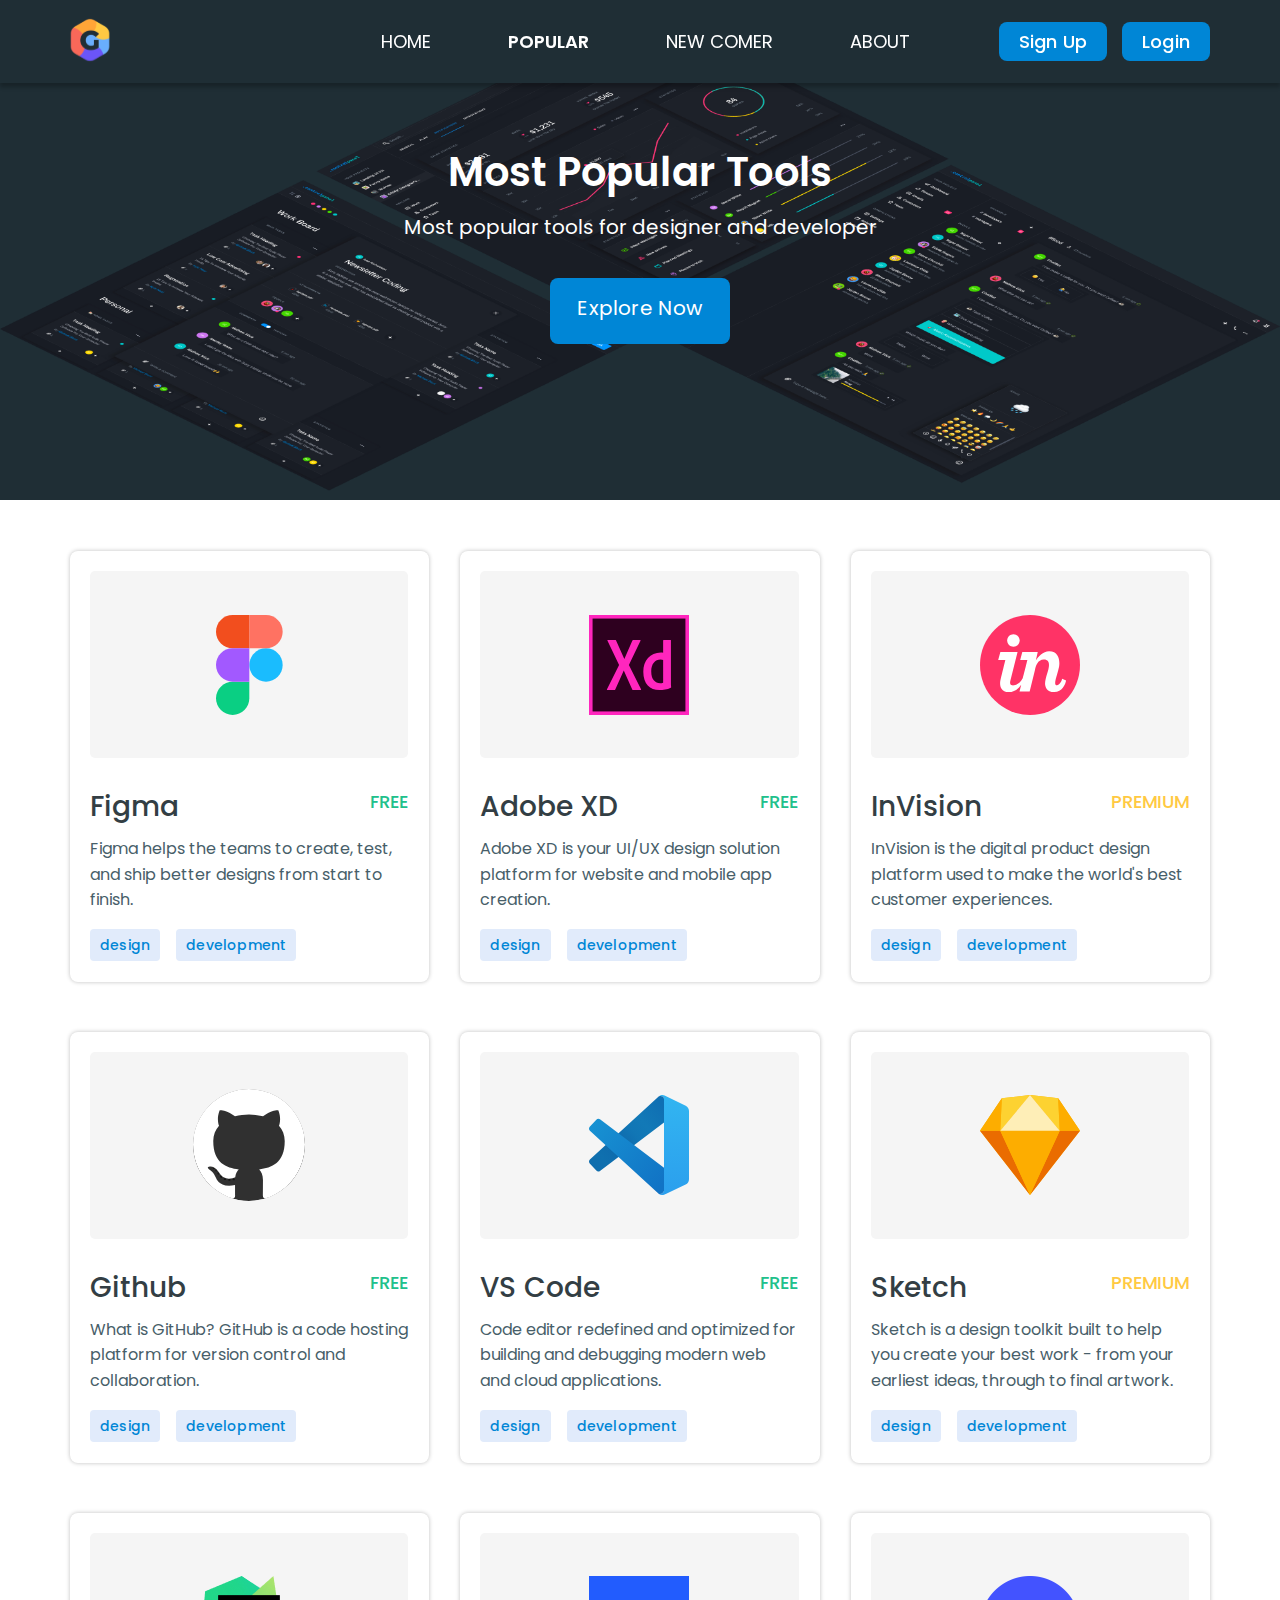
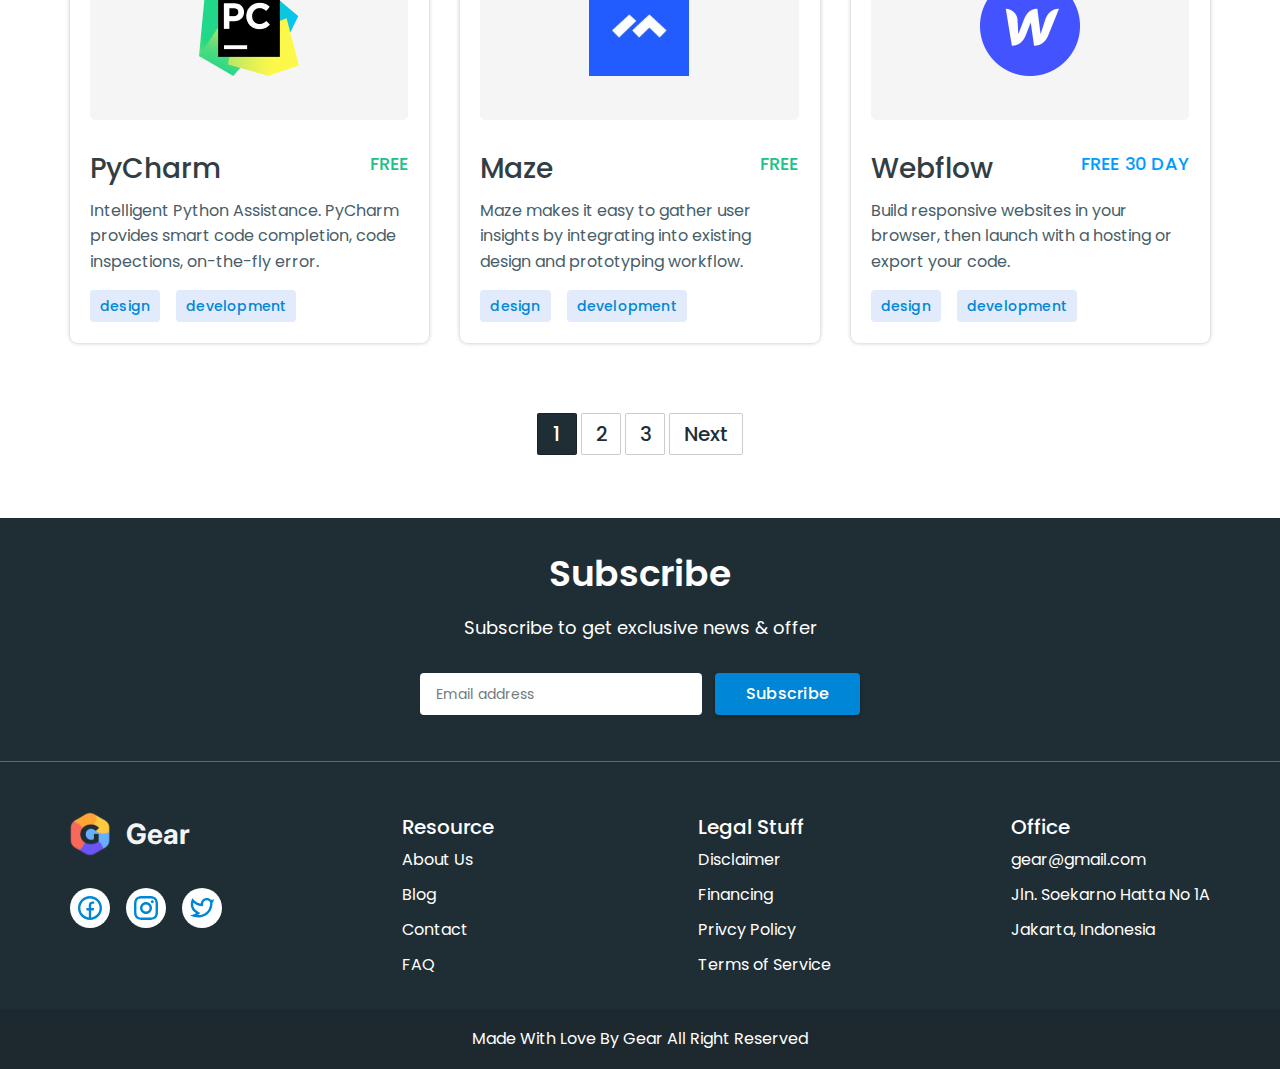
<file: pages/popular.html>
<!DOCTYPE html>
<html lang="en">

<head>
    <meta charset="UTF-8">
    <meta name="viewport" content="width=device-width, initial-scale=1.0">
    <title>Popular</title>
    <link rel="icon" href="../assets/logo.svg">
    <link rel="stylesheet" href="../styles/reset.css">
    <link rel="stylesheet" href="../styles/common.css">
    <link rel="stylesheet" href="../styles/navbar.css">
    <link rel="stylesheet" href="../styles/popular.css">
    <link rel="stylesheet" href="../styles/card.css">
    <link rel="stylesheet" href="../styles/footer.css">
</head>

<body>
    <header>
        <nav>
            <div class="container">
                <div class="main-nav">
                    <a href="../index.html"><img src="../assets/logo.svg" alt="Our Logo"></a>
                    <input type="checkbox" name="burgerCheck" id="burgerCheck">
                    <label for="burgerCheck">
                        <span class="burger-icon-line"></span>
                        <span class="burger-icon-line"></span>
                        <span class="burger-icon-line"></span>
                    </label>
                    <div class="menu-btns">
                        <ul class="nav-ul">
                            <li>
                                <a href="../index.html">Home</a>
                            </li>
                            <li class="active">
                                <a href="#">Popular</a>
                            </li>
                            <li>
                                <a href="./comer.html">New Comer</a>
                            </li>
                            <li>
                                <a href="./about.html">about</a>
                            </li>
                        </ul>
                        <div class="btns">
                            <a href="./register.html">sign up</a>
                            <a href="">login</a>
                        </div>
                    </div>
                </div>
            </div>
        </nav>
    </header>
    <main>
        <section class="hero">
            <div class="container">
                <div class="hero-wrapper">
                    <h1>Most Popular Tools</h1>
                    <h4>Most popular tools for designer and developer</h4>
                    <div class="hero-explore">
                        <a href="#">Explore now</a>
                    </div>
                </div>
            </div>
        </section>
        <section class="most-popular">
            <div class="container">
                <div class="card-grid">
                    <div class="card">
                        <div class="img-wrapper">
                            <img src="../assets/figma.svg" alt="">
                        </div>
                        <div class="card-body">
                            <div class="card-heading">
                                <h3>Figma</h3>
                                <span class="status free">Free</span>
                            </div>
                            <p class="card-text">Figma helps the teams to create, test, and ship better designs
                                from start to finish.</p>
                            <div class="marks">
                                <div class="mark">
                                    <span>design</span>
                                </div>
                                <div class="mark">
                                    <span>development</span>
                                </div>
                            </div>
                        </div>
                    </div>
                    <div class="card">
                        <div class="img-wrapper">
                            <img src="../assets/xd.svg" alt="Adobe XD Logo">
                        </div>
                        <div class="card-body">
                            <div class="card-heading">
                                <h3>Adobe XD</h3>
                                <span class="status free">Free</span>
                            </div>
                            <p class="card-text">Adobe XD is your UI/UX design solution platform for website and mobile app creation.</p>
                            <div class="marks">
                                <div class="mark">
                                    <span>design</span>
                                </div>
                                <div class="mark">
                                    <span>development</span>
                                </div>
                            </div>
                        </div>
                    </div>
                    <div class="card">
                        <div class="img-wrapper">
                            <img src="../assets/invision.svg" alt="">
                        </div>
                        <div class="card-body">
                            <div class="card-heading">
                                <h3>InVision</h3>
                                <span class="status premium">premium</span>
                            </div>
                            <p class="card-text">InVision is the digital product design platform used to make the world's best customer experiences.</p>
                            <div class="marks">
                                <div class="mark">
                                    <span>design</span>
                                </div>
                                <div class="mark">
                                    <span>development</span>
                                </div>
                            </div>
                        </div>
                    </div>
                    <div class="card">
                        <div class="img-wrapper">
                            <img src="../assets/github.svg" alt="Github Logo">
                        </div>
                        <div class="card-body">
                            <div class="card-heading">
                                <h3>Github</h3>
                                <span class="status free">Free</span>
                            </div>
                            <p class="card-text">What is GitHub? GitHub is a code hosting platform for version control and collaboration.</p>
                            <div class="marks">
                                <div class="mark">
                                    <span>design</span>
                                </div>
                                <div class="mark">
                                    <span>development</span>
                                </div>
                            </div>
                        </div>
                    </div>
                    <div class="card">
                        <div class="img-wrapper">
                            <img src="../assets/vscode.svg" alt="VS Code Logo">
                        </div>
                        <div class="card-body">
                            <div class="card-heading">
                                <h3>VS Code</h3>
                                <span class="status free">Free</span>
                            </div>
                            <p class="card-text">Code editor redefined and optimized for building and debugging modern web and cloud applications.</p>
                            <div class="marks">
                                <div class="mark">
                                    <span>design</span>
                                </div>
                                <div class="mark">
                                    <span>development</span>
                                </div>
                            </div>
                        </div>
                    </div>
                    <div class="card">
                        <div class="img-wrapper">
                            <img src="../assets/sketch.svg" alt="Sketch Logo">
                        </div>
                        <div class="card-body">
                            <div class="card-heading">
                                <h3>Sketch</h3>
                                <span class="status premium">premium</span>
                            </div>
                            <p class="card-text">Sketch is a design toolkit built to help you create your best work - from your earliest ideas, through to final artwork.</p>
                            <div class="marks">
                                <div class="mark">
                                    <span>design</span>
                                </div>
                                <div class="mark">
                                    <span>development</span>
                                </div>
                            </div>
                        </div>
                    </div>
                    <div class="card">
                        <div class="img-wrapper">
                            <img src="../assets/pycharmBig.png" alt="PyCharm Logo">
                        </div>
                        <div class="card-body">
                            <div class="card-heading">
                                <h3>PyCharm</h3>
                                <span class="status free">Free</span>
                            </div>
                            <p class="card-text">Intelligent Python Assistance. PyCharm provides smart code completion, code inspections, on-the-fly error.</p>
                            <div class="marks">
                                <div class="mark">
                                    <span>design</span>
                                </div>
                                <div class="mark">
                                    <span>development</span>
                                </div>
                            </div>
                        </div>
                    </div>
                    <div class="card">
                        <div class="img-wrapper">
                            <img src="../assets/maze.svg" alt="Maze Logo">
                        </div>
                        <div class="card-body">
                            <div class="card-heading">
                                <h3>Maze</h3>
                                <span class="status free">Free</span>
                            </div>
                            <p class="card-text">Maze makes it easy to gather user insights by integrating into existing design and prototyping workflow.</p>
                            <div class="marks">
                                <div class="mark">
                                    <span>design</span>
                                </div>
                                <div class="mark">
                                    <span>development</span>
                                </div>
                            </div>
                        </div>
                    </div>
                    <div class="card">
                        <div class="img-wrapper">
                            <img src="../assets/webflow.svg" alt="Webflow Logo">
                        </div>
                        <div class="card-body">
                            <div class="card-heading">
                                <h3>Webflow</h3>
                                <span class="status free30">FREE 30 DAY</span>
                            </div>
                            <p class="card-text">Build responsive websites in your browser, then launch with a hosting or export your code.</p>
                            <div class="marks">
                                <div class="mark">
                                    <span>design</span>
                                </div>
                                <div class="mark">
                                    <span>development</span>
                                </div>
                            </div>
                        </div>
                    </div>
                </div>
                <nav class="grid-nav">
                    <input type="radio" id="radio1" name="radio" checked>
                    <label class="grid-nav-el" for="radio1">1</label>
                    <input type="radio" id="radio2" name="radio">
                    <label class="grid-nav-el" for="radio2">2</label>
                    <input type="radio" id="radio3" name="radio">
                    <label class="grid-nav-el" for="radio3">3</label>
                    <button class="grid-nav-el">Next</button>
                </nav>
            </div>
        </section>
    </main>
    <footer>
        <div class="footer-subscription">
            <div class="container">
                <div class="subscribe">
                    <div class="section-defaults">
                        <h2 class="section-heading">Subscribe</h2>
                        <h4 class="section-subheading">Subscribe to get exclusive news & offer</h4>
                    </div>
                    <form action="#" method="post">
                        <input type="email" placeholder="Email address">
                        <button type="submit">Subscribe</button>
                    </form>
                </div>
            </div>
        </div>
        <div class="main-footer">
            <div class="container">
                <div class="footer-content">
                    <div class="logos">
                        <div class="main-logo">
                            <img src="../assets/logo.svg" alt="Company's logo">
                            <p class="company-name">Gear</p>
                        </div>
                        <div class="socials">
                            <div class="social-circle">
                                <img src="../assets/facebook.svg" alt="Facebook Logo">
                            </div>
                            <div class="social-circle">
                                <img src="../assets/instagram.svg" alt="Instagram Logo">
                            </div>
                            <div class="social-circle">
                                <img src="../assets/twitter.svg" alt="Twitter Logo">
                            </div>
                        </div>
                    </div>
                    <ul class="resource" aria-label="Resource">
                        <li><a href="./about.html">About Us</a></li>
                        <li><a href="">Blog</a></li>
                        <li><a href="">Contact</a></li>
                        <li><a href="">FAQ</a></li>
                    </ul>
                    <ul class="legal" aria-label="Legal Stuff">
                        <li><a href="">Disclaimer</a></li>
                        <li><a href="">Financing</a></li>
                        <li><a href="">Privcy Policy</a></li>
                        <li><a href="">Terms of Service</a></li>
                    </ul>
                    <ul class="office" aria-label="Office">
                        <li>
                            <a href="mailto:gear@gmail.com">gear@gmail.com</a>
                        </li>
                        <li>
                            <a href="https://www.google.com/maps?q=Jln.+Soekarno+Hatta+No+1A" target="_blank">Jln.
                                Soekarno Hatta No 1A
                            </a>
                        </li>
                        <li>
                            <a href="https://www.google.com/maps?q=Jakarta" target="_blank">Jakarta, Indonesia</a>
                        </li>
                    </ul>
                </div>
            </div>
        </div>
        <div class="rights">
            <div class="container">
                <p>Made With Love By Gear All Right Reserved </p>
            </div>
        </div>
    </footer>
</body>

</html>
</file>
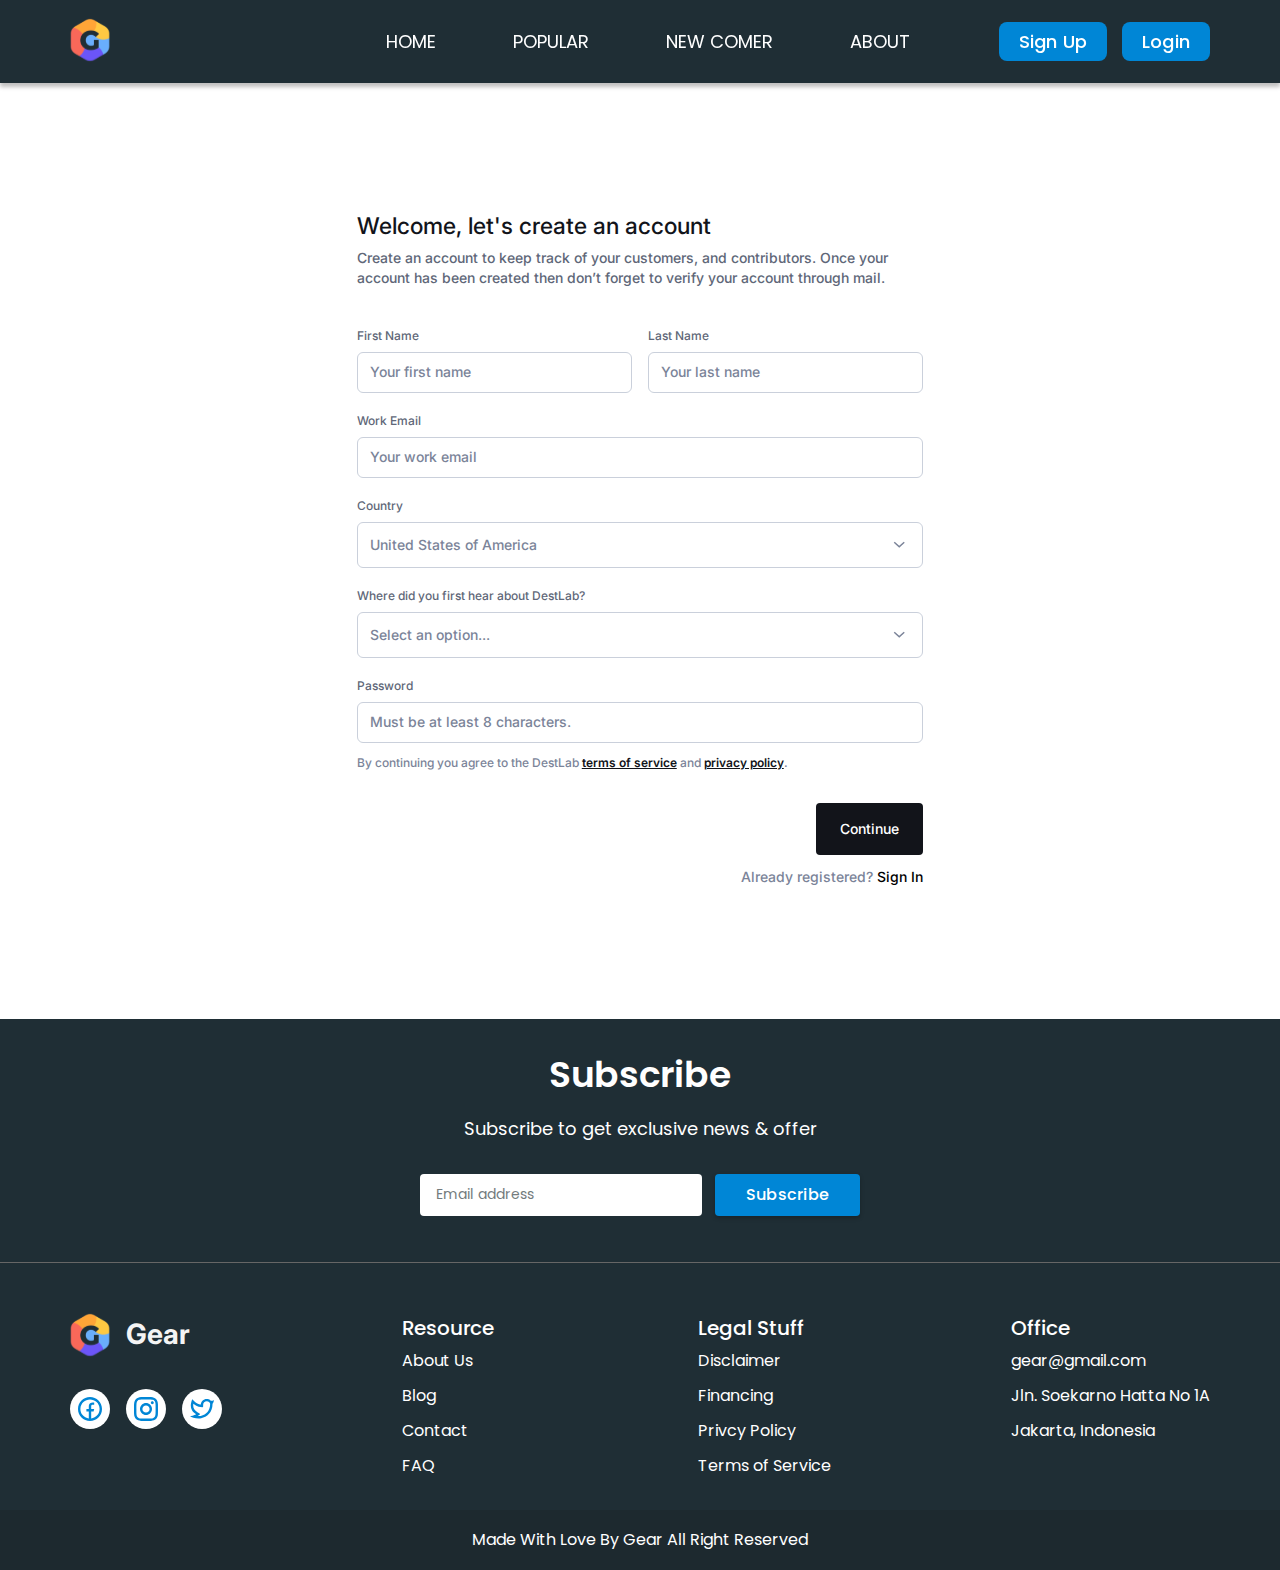
<file: pages/register.html>
<!DOCTYPE html>
<html lang="en">

<head>
    <meta charset="UTF-8">
    <meta name="viewport" content="width=device-width, initial-scale=1.0">
    <title>Sign Up</title>
    <link rel="icon" href="../assets/logo.svg">
    <link rel="stylesheet" href="../styles/common.css">
    <link rel="stylesheet" href="../styles/reset.css">
    <link rel="stylesheet" href="../styles/navbar.css">
    <link rel="stylesheet" href="../styles/signup.css">
    <link rel="stylesheet" href="../styles/footer.css">
</head>

<body>
    <header>
        <nav>
            <div class="container">
                <div class="main-nav">
                    <a class="logo-a" href="../index.html"><img src="../assets/logo.svg" alt="Our Logo"></a>
                    <input type="checkbox" name="burgerCheck" id="burgerCheck">
                    <label for="burgerCheck">
                        <span class="burger-icon-line"></span>
                        <span class="burger-icon-line"></span>
                        <span class="burger-icon-line"></span>
                    </label>
                    <div class="menu-btns">
                        <ul class="nav-ul">
                            <li>
                                <a href="../index.html">Home</a>
                            </li>
                            <li>
                                <a href="./popular.html">Popular</a>
                            </li>
                            <li>
                                <a href="./comer.html">New Comer</a>
                            </li>
                            <li>
                                <a href="./about.html">about</a>
                            </li>
                        </ul>
                        <div class="btns">
                            <a href="#">sign up</a>
                            <a href="">login</a>
                        </div>
                    </div>
                </div>
            </div>
        </nav>
    </header>
    <main>
        <div class="container">
            <div class="form-with-headings">
                <h1>Welcome, let's create an account</h1>
                <h4>Create an account to keep track of your customers, and contributors. Once your account has been
                    created then don’t forget to verify your account through mail.</h4>
                <form action="#" method="post">
                    <div class="name-surname">
                        <div class="name">
                            <label for="fname">First Name</label>
                            <input type="text" name="fname" id="fname" placeholder="Your first name">
                        </div>
                        <div class="surname">
                            <label for="lname">Last Name</label>
                            <input type="text" name="lname" id="lname" placeholder="Your last name">
                        </div>
                    </div>
                    <label for="email">Work Email</label>
                    <input type="email" name="email" id="email" placeholder="Your work email">
                    <label for="country">Country</label>
                    <select name="country" id="country">
                        <option value="USA">United States of America</option>
                        <option value="GEO">Georgia</option>
                        <option value="ARM">Armenia</option>
                        <option value="DEU">Germany</option>
                        <option value="FRA">France</option>
                        <option value="GBR">United Kingdom</option>
                    </select>
                    <label for="infoSource">Where did you first hear about DestLab?</label>
                    <select name="infoSource" id="infoSource">
                        <option value="" selected disabled>Select an option...</option>
                        <option value="Google">Google</option>
                        <option value="Social Media">Social Media</option>
                        <option value="Friend/Family">Friend/Family</option>
                        <option value="Advertisement">Advertisement</option>
                        <option value="Website">Website</option>
                        <option value="Other">Other</option>
                    </select>
                    <label for="password">Password</label>
                    <input type="password" name="password" id="password" placeholder="Must be at least 8 characters.">
                    <p class="terms-policy">By continuing you agree to the DestLab <a href="">terms of service</a> and
                        <a href="">privacy
                            policy</a>.</p>
                    <div class="submit-already">
                        <button type="submit">Continue</button>
                        <p>Already registered? <a href="">Sign In</a></p>
                    </div>
                </form>
            </div>
        </div>
    </main>
    <footer>
        <div class="footer-subscription">
            <div class="container">
                <div class="subscribe">
                    <div class="section-defaults">
                        <h2 class="section-heading">Subscribe</h2>
                        <h4 class="section-subheading">Subscribe to get exclusive news & offer</h4>
                    </div>
                    <form action="#" method="post">
                        <input type="email" placeholder="Email address">
                        <button type="submit">Subscribe</button>
                    </form>
                </div>
            </div>
        </div>
        <div class="main-footer">
            <div class="container">
                <div class="footer-content">
                    <div class="logos">
                        <div class="main-logo">
                            <img src="../assets/logo.svg" alt="Company's logo">
                            <p class="company-name">Gear</p>
                        </div>
                        <div class="socials">
                            <div class="social-circle">
                                <img src="../assets/facebook.svg" alt="Facebook Logo">
                            </div>
                            <div class="social-circle">
                                <img src="../assets/instagram.svg" alt="Instagram Logo">
                            </div>
                            <div class="social-circle">
                                <img src="../assets/twitter.svg" alt="Twitter Logo">
                            </div>
                        </div>
                    </div>
                    <ul class="resource" aria-label="Resource">
                        <li><a href="./about.html">About Us</a></li>
                        <li><a href="">Blog</a></li>
                        <li><a href="">Contact</a></li>
                        <li><a href="">FAQ</a></li>
                    </ul>
                    <ul class="legal" aria-label="Legal Stuff">
                        <li><a href="">Disclaimer</a></li>
                        <li><a href="">Financing</a></li>
                        <li><a href="">Privcy Policy</a></li>
                        <li><a href="">Terms of Service</a></li>
                    </ul>
                    <ul class="office" aria-label="Office">
                        <li>
                            <a href="mailto:gear@gmail.com">gear@gmail.com</a>
                        </li>
                        <li>
                            <a href="https://www.google.com/maps?q=Jln.+Soekarno+Hatta+No+1A" target="_blank">Jln.
                                Soekarno Hatta No 1A
                            </a>
                        </li>
                        <li>
                            <a href="https://www.google.com/maps?q=Jakarta" target="_blank">Jakarta, Indonesia</a>
                        </li>
                    </ul>
                </div>
            </div>
        </div>
        <div class="rights">
            <div class="container">
                <p>Made With Love By Gear All Right Reserved </p>
            </div>
        </div>
    </footer>
</body>

</html>
</file>
<file: styles/common.css>
a {
	text-decoration: none;
	color: black;
}
.container {
    width: 100%;
    margin: auto;
}
@media (min-width: 768px) {
    .container {
        width: 750px;
    }
}
@media (min-width: 992px) {
    .container {
        width: 970px;
    }
}
@media (min-width: 1200px) {
    .container {
        width: 1140px;
    }
}
.section-heading {
    font-family: Poppins;
    font-size: 36px;
    font-weight: 600;
    line-height: 32px;
    letter-spacing: 0.2px;
    text-align: center;
    margin-bottom: 1rem;
}
.section-subheading {
    text-align: center;
    font-family: Poppins;
    font-size: 18px;
    font-weight: 400;
    line-height: 27px;
}
</file>
<file: styles/navbar.css>
@import url("https://fonts.googleapis.com/css2?family=Inter&family=Lato&family=Outfit:wght@700&family=Poppins&family=Press+Start+2P&display=swap");
@import url(../styles/interFont.css);
body header {
  width: 100%;
}
body header nav {
  position: fixed;
  z-index: 100;
  top: 0;
  width: 100%;
  background-color: #1F2E35;
  box-shadow: 0px 4px 4px 0px rgba(0, 0, 0, 0.25);
}
body header nav .container .main-nav {
  display: flex;
  justify-content: space-between;
  padding: 18px 0;
}
body header nav .container .main-nav input[type=checkbox] {
  display: none;
}
body header nav .container .main-nav label {
  display: none;
  flex-direction: column;
  row-gap: 6px;
  justify-content: flex-end;
  cursor: pointer;
}
body header nav .container .main-nav label .burger-icon-line {
  align-self: flex-end;
  width: 25px;
  height: 3px;
  background-color: white;
  transition: transform 400ms ease-in-out;
  transform-origin: right;
  border-radius: 2px;
}
body header nav .container .main-nav input:checked + label .burger-icon-line:nth-child(2) {
  transform: scaleX(0.5);
}
body header nav .container .main-nav .menu-btns {
  display: flex;
  gap: 89px;
  align-items: center;
}
body header nav .container .main-nav .menu-btns ul {
  display: flex;
  gap: 77px;
}
body header nav .container .main-nav .menu-btns ul li a {
  text-transform: uppercase;
  font-family: Poppins;
  font-size: 18px;
  line-height: 32px;
  color: white;
}
body header nav .container .main-nav .menu-btns ul .active {
  font-weight: 600;
}
body header nav .container .main-nav .menu-btns .btns {
  display: flex;
  gap: 15px;
}
body header nav .container .main-nav .menu-btns .btns a {
  text-transform: capitalize;
  color: #FFF;
  font-family: Poppins;
  font-size: 18px;
  font-weight: 500;
  line-height: 19.5px;
  letter-spacing: 0.2px;
  border-radius: 8px;
  background: #0086D6;
  padding: 10px 20px;
}

@keyframes navAnimation {
  from {
    height: 0;
  }
  to {
    height: 100%;
  }
}
@media screen and (max-width: 1080px) {
  body header nav .container .main-nav {
    align-items: center;
  }
  body header nav .container .main-nav .menu-btns {
    gap: 2rem;
  }
  body header nav .container .main-nav .menu-btns .nav-ul {
    gap: 40px;
  }
}
@media screen and (max-width: 800px) {
  body header nav {
    box-shadow: none;
  }
  body header nav .container .main-nav {
    padding: 13px 0;
    display: grid;
    grid-template-areas: "logo burger" "menu menu";
  }
  body header nav .container .main-nav .logo-a {
    grid-area: logo;
  }
  body header nav .container .main-nav label {
    display: flex;
    grid-area: burger;
  }
  body header nav .container .main-nav input:checked ~ .menu-btns {
    display: flex;
    align-self: center;
    justify-self: center;
    transform: scaleY(1);
    transform-origin: top;
    height: 100%;
    transition: transform 500ms ease-in-out;
    margin-top: 28px;
    padding-bottom: 39px;
  }
  body header nav .container .main-nav .menu-btns {
    overflow-y: hidden;
    height: 0;
    transform: scaleY(0);
    flex-direction: column;
    grid-area: menu;
    margin: auto;
    gap: 1rem;
    text-align: center;
  }
  body header nav .container .main-nav .menu-btns .nav-ul {
    flex-direction: column;
    gap: inherit;
  }
  body header nav .container .main-nav .menu-btns .btns {
    flex-direction: column;
    gap: inherit;
  }
  body header nav .container .main-nav .menu-btns .btns a:nth-child(2) {
    width: fit-content;
    margin: auto;
  }
}

/*# sourceMappingURL=navbar.css.map */
</file>
<file: styles/home.css>
@import url("https://fonts.googleapis.com/css2?family=Inter&family=Lato&family=Outfit:wght@700&family=Poppins&family=Press+Start+2P&display=swap");
@import url(../styles/interFont.css);
body main .hero {
  overflow: hidden;
  background-color: #1F2E35;
  padding: 112px 0 112px 0;
}
body main .hero .container .hero-in {
  display: flex;
  justify-content: space-between;
}
body main .hero .container .hero-in .hero-content {
  width: 48%;
}
body main .hero .container .hero-in .hero-content .hero-h {
  color: #FFF;
  font-family: Poppins;
  font-size: 40px;
  font-weight: 600;
  line-height: 61px;
  letter-spacing: 0.2px;
  margin-bottom: 1rem;
}
body main .hero .container .hero-in .hero-content .hero-p {
  color: #FFF;
  font-family: Poppins;
  font-size: 18px;
  font-weight: 400;
  line-height: 36.5px;
  letter-spacing: 0.2px;
  margin-bottom: 23px;
}
body main .hero .container .hero-in .hero-content button {
  color: #FFF;
  font-family: Poppins;
  font-size: 20px;
  font-weight: 500;
  line-height: 61px;
  letter-spacing: 0.2px;
  text-transform: capitalize;
  padding: 0 27px;
  border: 0;
  border-radius: 8px;
  background: #0086D6;
  margin-bottom: 52px;
  cursor: pointer;
}
body main .hero .container .hero-in .hero-content .users {
  display: flex;
  align-items: center;
}
body main .hero .container .hero-in .hero-content .users .ovals {
  position: relative;
}
body main .hero .container .hero-in .hero-content .users .ovals img:nth-child(2) {
  position: absolute;
  left: 23px;
}
body main .hero .container .hero-in .hero-content .users p {
  display: inline-block;
  margin-left: 34px;
  color: #FFF;
  font-family: Poppins;
  font-size: 16px;
  font-weight: 400;
  line-height: normal;
}
body main .hero .container .hero-in .hero-content .users p #user-num {
  color: #0086D6;
  font-weight: 500;
}
body main .hero .container .hero-in .logo-animations {
  width: 39.2%;
  margin-right: 26px;
  position: relative;
  display: flex;
  justify-content: center;
  align-items: center;
}
body main .hero .container .hero-in .logo-animations .background-img {
  position: absolute;
  width: 100%;
  height: 100%;
  object-fit: contain;
  top: 0;
  right: 0;
  animation-name: rotateL;
  animation-duration: 10s;
  animation-iteration-count: infinite;
  animation-timing-function: linear;
}
body main .hero .container .hero-in .logo-animations .centre {
  width: 31.5%;
  height: 155px;
  object-fit: contain;
}
body main .hero .container .hero-in .logo-animations .on-circle-wrapper {
  position: absolute;
  width: 100%;
  height: auto;
  aspect-ratio: 413/420;
}
body main .hero .container .hero-in .logo-animations .on-circle-wrapper .on-circle {
  position: absolute;
  width: 102px;
  height: 102px;
  padding: 20px 23px;
  border-radius: 100px;
  background: #333E44;
  box-shadow: 0px 0px 16px 0px rgba(0, 0, 0, 0.16);
  top: 0;
  left: 50%;
}
body main .hero .container .hero-in .logo-animations .on-circle-wrapper .on-circle img {
  width: 100%;
  height: 100%;
}
body main .hero .container .hero-in .logo-animations .rotate0 {
  animation-name: rotate0;
  animation-duration: 10s;
  animation-iteration-count: infinite;
  animation-timing-function: linear;
}
body main .hero .container .hero-in .logo-animations .rotate0 .on-circle {
  transform: translate(-50%, -50%) rotate(0deg);
  animation-name: fixed0;
  animation-duration: 10s;
  animation-iteration-count: infinite;
  animation-timing-function: linear;
}
body main .hero .container .hero-in .logo-animations .rotate60 {
  transform: rotate(60deg);
  animation-name: rotate60;
  animation-duration: 10s;
  animation-iteration-count: infinite;
  animation-timing-function: linear;
}
body main .hero .container .hero-in .logo-animations .rotate60 .on-circle {
  transform: translate(-50%, -50%) rotate(-60deg);
  animation-name: fixed60;
  animation-duration: 10s;
  animation-iteration-count: infinite;
  animation-timing-function: linear;
}
body main .hero .container .hero-in .logo-animations .rotate120 {
  transform: rotate(120deg);
  animation-name: rotate120;
  animation-duration: 10s;
  animation-iteration-count: infinite;
  animation-timing-function: linear;
}
body main .hero .container .hero-in .logo-animations .rotate120 .on-circle {
  transform: translate(-50%, -50%) rotate(-120deg);
  animation-name: fixed120;
  animation-duration: 10s;
  animation-iteration-count: infinite;
  animation-timing-function: linear;
}
body main .hero .container .hero-in .logo-animations .rotate180 {
  transform: rotate(180deg);
  animation-name: rotate180;
  animation-duration: 10s;
  animation-iteration-count: infinite;
  animation-timing-function: linear;
}
body main .hero .container .hero-in .logo-animations .rotate180 .on-circle {
  transform: translate(-50%, -50%) rotate(-180deg);
  animation-name: fixed180;
  animation-duration: 10s;
  animation-iteration-count: infinite;
  animation-timing-function: linear;
}
body main .hero .container .hero-in .logo-animations .rotate240 {
  transform: rotate(240deg);
  animation-name: rotate240;
  animation-duration: 10s;
  animation-iteration-count: infinite;
  animation-timing-function: linear;
}
body main .hero .container .hero-in .logo-animations .rotate240 .on-circle {
  transform: translate(-50%, -50%) rotate(-240deg);
  animation-name: fixed240;
  animation-duration: 10s;
  animation-iteration-count: infinite;
  animation-timing-function: linear;
}
body main .hero .container .hero-in .logo-animations .rotate300 {
  transform: rotate(300deg);
  animation-name: rotate300;
  animation-duration: 10s;
  animation-iteration-count: infinite;
  animation-timing-function: linear;
}
body main .hero .container .hero-in .logo-animations .rotate300 .on-circle {
  transform: translate(-50%, -50%) rotate(-300deg);
  animation-name: fixed300;
  animation-duration: 10s;
  animation-iteration-count: infinite;
  animation-timing-function: linear;
}
body main .section-defaults .section-heading {
  color: #333E44;
}
body main .section-defaults .section-subheading {
  color: #475E69;
}
body main .section-defaults .select-wrapper {
  display: flex;
  justify-content: center;
}
body main .section-defaults .select-wrapper .select-all {
  color: #FFF;
  font-family: Poppins;
  font-size: 20px;
  font-weight: 500;
  line-height: 32px;
  /* 160% */
  letter-spacing: 0.2px;
  border-radius: 8px;
  background: #333E44;
  box-shadow: 0px 2px 4px 0px rgba(0, 0, 0, 0.25);
  padding: 7px 47px 6px 44px;
}
body main .popular-tools {
  margin-top: 70px;
}
body main .popular-tools .container .statistics {
  display: grid;
  grid-template-columns: 1fr 1fr 1fr;
  column-gap: 30px;
}
body main .popular-tools .container .statistics .statistic {
  max-width: 100%;
  padding: 24px 49px 22px 49px;
}
body main .popular-tools .container .statistics .statistic .number {
  text-align: center;
  color: #0086D6;
  font-family: Poppins;
  font-size: 32px;
  font-weight: 600;
  line-height: 150%;
  margin-bottom: 8px;
}
body main .popular-tools .container .statistics .statistic h3 {
  text-align: center;
  color: #333E44;
  font-family: Poppins;
  font-size: 24px;
  font-style: normal;
  font-weight: 500;
  line-height: 150%;
  margin-bottom: 1rem;
}
body main .popular-tools .container .statistics .statistic .statistic-text {
  color: #475E69;
  text-align: center;
  font-family: Poppins;
  font-size: 18px;
  font-weight: 400;
  line-height: 155%;
  /* 27.9px */
}
body main .popular-tools .container .statistics .statistic:nth-child(2) .number {
  color: #2BA093;
}
body main .popular-tools .container .statistics .statistic:nth-child(3) .number {
  color: #F36;
}
body main .popular-tools .container .popular {
  margin-top: 120px;
}
body main .popular-tools .container .popular .card-grid {
  display: grid;
  grid-template-columns: 32.6% auto 32.6%;
  column-gap: 1rem;
  margin: 42px 0 39px 0;
}
body main .popular-tools .container .popular .card-grid .card {
  height: fit-content;
  align-self: center;
  width: 360px;
  max-width: 100%;
  padding: 20px 21px 21px 20px;
}
body main .popular-tools .container .popular .card-grid .card .card-body .card-heading {
  margin: 28px 0 8px 0;
}
body main .popular-tools .container .popular .card-grid .card .img-wrapper {
  border-radius: 5px;
  background: #F5F5F5;
  padding: 44px 0;
  display: flex;
  justify-content: center;
}
body main .popular-tools .container .popular .card-grid .middle {
  height: 100%;
  padding-bottom: 43px;
  width: 100%;
}
body main .comer-tools {
  background: #F9F9F9;
  margin-top: 79px;
}
body main .comer-tools .container .popular {
  padding: 50px 0 51px 0;
}
body main .comer-tools .container .popular .card-grid {
  margin: 53px 0 50px 0;
  display: grid;
  grid-template-columns: 1fr 1fr;
  row-gap: 50px;
  column-gap: 50px;
}
body main .comer-tools .container .popular .card-grid .card {
  display: flex;
  gap: 24px;
  align-items: center;
  padding: 24px 24px 29px 24px;
}
body main .comer-tools .container .popular .card-grid .card .card-body .card-heading {
  margin-bottom: 8px;
}
body main .comer-tools .container .popular .card-grid .card .img-wrapper {
  min-width: 120px;
  height: 120px;
  display: flex;
  align-items: center;
  justify-content: center;
  border-radius: 4px;
  background: #F5F5F5;
}
body main .comer-tools .container .popular .card-grid .card .marks .mark span {
  color: #335EF7;
}
body main .trusted {
  padding: 88px 0 30px 0;
  margin-bottom: 50px;
}
body main .trusted .container .brands .brand-grid {
  margin-top: 2rem;
  display: grid;
  grid-template-columns: 1fr 1fr 1fr;
  column-gap: 30px;
}
body main .trusted .container .brands .brand-grid .brand {
  width: 100%;
  cursor: pointer;
  display: flex;
  padding: 2rem 13px 0 18px;
  flex-direction: column;
  align-items: center;
  justify-content: center;
}
body main .trusted .container .brands .brand-grid .brand img {
  margin-bottom: 20px;
}
body main .trusted .container .brands .brand-grid .brand p {
  color: #475E69;
  text-align: center;
  font-family: Inter;
  font-size: 16px;
  font-style: normal;
  font-weight: 400;
  line-height: 28px;
  /* 175% */
  letter-spacing: 0.3px;
}
body main .trusted .container .brands .brand-grid .brand:hover {
  border-radius: 8px;
  background: var(--Light-White, #FFF);
  box-shadow: 0px 8px 50px 0px rgba(0, 0, 0, 0.1);
}
body main .testimonials {
  background: #F9F9F9;
  padding: 50px 0 72px 0;
}
body main .testimonials .container .testimonials-body .section-subheading {
  margin-bottom: 43px;
}
body main .testimonials .container .testimonials-body .testimonial-grid {
  display: grid;
  grid-template-columns: 1fr auto 1fr;
  column-gap: 20px;
}
body main .testimonials .container .testimonials-body .testimonial-grid .testimonial {
  height: fit-content;
  align-self: center;
  width: 360px;
  max-width: 100%;
  padding: 24px 20px 25px 24px;
  border-radius: 8px;
  border: 1px solid #DEDEDE;
  background: var(--light-background, #FFF);
  box-shadow: 0px 16px 50px 0px rgba(0, 0, 0, 0.08);
}
body main .testimonials .container .testimonials-body .testimonial-grid .testimonial .stars {
  margin-bottom: 21px;
}
body main .testimonials .container .testimonials-body .testimonial-grid .testimonial .testimonial-text {
  color: #475E69;
  font-family: Poppins;
  font-size: 16px;
  font-weight: 400;
  line-height: 27px;
  /* 168.75% */
  letter-spacing: 0.2px;
  margin-bottom: 10px;
}
body main .testimonials .container .testimonials-body .testimonial-grid .testimonial .profile {
  display: flex;
  align-items: center;
  gap: 1rem;
}
body main .testimonials .container .testimonials-body .testimonial-grid .testimonial .profile img {
  width: 64px;
  height: 64px;
  border-radius: 50%;
}
body main .testimonials .container .testimonials-body .testimonial-grid .testimonial .profile .profile-body {
  font-family: Poppins;
  line-height: 24px;
  /* 133.333% */
  letter-spacing: 0.2px;
}
body main .testimonials .container .testimonials-body .testimonial-grid .testimonial .profile .profile-body .name {
  color: #333E44;
  font-size: 18px;
  font-weight: 600;
}
body main .testimonials .container .testimonials-body .testimonial-grid .testimonial .profile .profile-body .profession {
  color: #30444E;
  font-size: 14px;
}
body main .testimonials .container .testimonials-body .testimonial-grid .middle {
  height: 100%;
  width: 100%;
  padding-bottom: 40px;
}
body main .testimonials .container .testimonials-body .testimonial-grid .middle .profile {
  gap: 26px;
}

@keyframes rotateL {
  from {
    transform: rotate(0);
  }
  to {
    transform: rotate(360deg);
  }
}
@keyframes rotate0 {
  from {
    transform: rotate(0);
  }
  to {
    transform: rotate(360deg);
  }
}
@keyframes rotate60 {
  from {
    transform: rotate(60deg);
  }
  to {
    transform: rotate(420deg);
  }
}
@keyframes rotate120 {
  from {
    transform: rotate(120deg);
  }
  to {
    transform: rotate(480deg);
  }
}
@keyframes rotate180 {
  from {
    transform: rotate(180deg);
  }
  to {
    transform: rotate(540deg);
  }
}
@keyframes rotate240 {
  from {
    transform: rotate(240deg);
  }
  to {
    transform: rotate(600deg);
  }
}
@keyframes rotate300 {
  from {
    transform: rotate(300deg);
  }
  to {
    transform: rotate(660deg);
  }
}
@keyframes fixed0 {
  from {
    transform: translate(-50%, -39%) rotate(0);
  }
  to {
    transform: translate(-50%, -39%) rotate(-360deg);
  }
}
@keyframes fixed60 {
  from {
    transform: translate(-50%, -39%) rotate(-60deg);
  }
  to {
    transform: translate(-50%, -39%) rotate(-420deg);
  }
}
@keyframes fixed120 {
  from {
    transform: translate(-50%, -39%) rotate(-120deg);
  }
  to {
    transform: translate(-50%, -39%) rotate(-480deg);
  }
}
@keyframes fixed180 {
  from {
    transform: translate(-50%, -39%) rotate(-180deg);
  }
  to {
    transform: translate(-50%, -39%) rotate(-540deg);
  }
}
@keyframes fixed240 {
  from {
    transform: translate(-50%, -39%) rotate(-240deg);
  }
  to {
    transform: translate(-50%, -39%) rotate(-600deg);
  }
}
@keyframes fixed300 {
  from {
    transform: translate(-50%, -39%) rotate(-300deg);
  }
  to {
    transform: translate(-50%, -39%) rotate(-660deg);
  }
}
@media screen and (max-width: 1200px) {
  body main .testimonials .container .testimonials-body .testimonial-grid {
    grid-template-columns: 32% auto 32%;
  }
}
@media screen and (max-width: 800px) {
  body main {
    margin-top: 70px;
  }
  body main .hero {
    padding: 60px 0 46px 0;
  }
  body main .hero .container .hero-in {
    flex-direction: column-reverse;
    align-items: center;
  }
  body main .hero .container .hero-in .hero-content {
    width: 100%;
    margin-top: 60px;
    display: flex;
    flex-direction: column;
    align-items: center;
  }
  body main .hero .container .hero-in .hero-content .hero-h, body main .hero .container .hero-in .hero-content .hero-p {
    text-align: center;
    margin: 0;
  }
  body main .hero .container .hero-in .hero-content .hero-h {
    font-size: 32px;
  }
  body main .hero .container .hero-in .hero-content .hero-p {
    margin-top: 22px;
  }
  body main .hero .container .hero-in .hero-content button {
    width: fit-content;
    margin: 2rem 0;
  }
  body main .hero .container .hero-in .logo-animations {
    width: 314px;
    height: 314px;
    margin: 0;
  }
  body main .hero .container .hero-in .logo-animations .on-circle-wrapper .on-circle {
    width: 72px;
    height: 72px;
    padding: 14.092px 16.203px 16.203px 14.092px;
  }
}
@media screen and (max-width: 984px) {
  body main .popular-tools .container .statistics {
    grid-template-columns: 1fr;
    row-gap: 1rem;
  }
  body main .popular-tools .container .popular {
    margin-top: 142px;
  }
  body main .popular-tools .container .popular .card-grid {
    grid-template-columns: 1fr;
    row-gap: 2rem;
    margin: 70px 0;
  }
  body main .popular-tools .container .popular .card-grid .card {
    width: 50%;
    margin: auto;
  }
  body main .comer-tools {
    margin-top: 100px;
  }
  body main .comer-tools .container .popular .card-grid {
    grid-template-columns: 1fr;
  }
  body main .comer-tools .container .popular .card-grid .card {
    display: block;
    width: 60%;
    margin: auto;
    padding: 0;
  }
  body main .comer-tools .container .popular .card-grid .card .card-body {
    padding: 2rem;
  }
  body main .comer-tools .container .popular .card-grid .card .img-wrapper {
    height: 240px;
    padding: 4rem 0;
  }
  body main .trusted {
    padding-bottom: 23px;
    margin-bottom: 70px;
  }
  body main .trusted .container .brands .brand-grid {
    grid-template-columns: 1fr;
  }
  body main .trusted .container .brands .brand-grid .brand:nth-child(1) {
    margin-bottom: 26px;
  }
  body main .trusted .container .brands .brand-grid .brand:nth-child(2) {
    margin-bottom: 35px;
  }
  body main .testimonials .container .testimonials-body .testimonial-grid {
    grid-template-columns: 1fr;
    row-gap: 2rem;
  }
  body main .testimonials .container .testimonials-body .testimonial-grid .testimonial {
    width: 96%;
    margin: auto;
  }
}
@media screen and (max-width: 700px) {
  body main .popular-tools .container .popular .card-grid .card {
    width: 97%;
  }
}
@media screen and (max-width: 600px) {
  body main .section-defaults .section-subheading {
    font-size: 20px;
    width: 90%;
    margin: auto;
  }
  body main .comer-tools .container .popular {
    padding-bottom: 42px;
  }
  body main .comer-tools .container .popular .card-grid {
    row-gap: 2rem;
  }
  body main .comer-tools .container .popular .card-grid .card {
    width: 86.2%;
  }
  body main .comer-tools .container .popular .card-grid .card .card-body {
    padding: 1rem;
  }
  body main .comer-tools .container .popular .card-grid .card .img-wrapper {
    height: 180px;
    padding: 40px 0;
  }
  body main .testimonials {
    padding-bottom: 102px;
  }
  body main .testimonials .container .testimonials-body .section-subheading {
    margin-bottom: 2rem;
  }
}

/*# sourceMappingURL=home.css.map */
</file>
<file: styles/card.css>
.card {
  cursor: pointer;
  border-radius: 8px;
  background: #FFF;
  box-shadow: 0px 0px 4px 0px rgba(0, 0, 0, 0.25);
}
.card .card-body .card-heading {
  display: flex;
  justify-content: space-between;
}
.card .card-body .card-heading h3 {
  color: #333E44;
  font-family: Poppins;
  font-size: 28px;
  font-weight: 500;
  line-height: 150%; /* 42px */
}
.card .card-body .card-heading span {
  font-family: Poppins;
  font-size: 18px;
  font-style: normal;
  font-weight: 500;
  line-height: 32px; /* 177.778% */
  letter-spacing: 0.2px;
  text-transform: uppercase;
}
.card .card-body .card-heading .free {
  color: #20C08B;
}
.card .card-body .card-heading .premium {
  color: #FFC942;
}
.card .card-body .card-heading .free30 {
  color: #009BFF;
}
.card .card-body .card-text {
  color: #475E69;
  font-family: Poppins;
  font-size: 16px;
  font-weight: 400;
  line-height: 25.6px;
  margin-bottom: 1rem;
}
.card .card-body .marks {
  display: flex;
  gap: 1rem;
}
.card .card-body .marks .mark {
  border-radius: 4px;
  background: #E1EBFB;
  display: inline-block;
  padding: 0 10px;
}
.card .card-body .marks .mark span {
  color: #0086D6;
  font-family: Poppins;
  font-size: 14px;
  font-weight: 500;
  line-height: 32px;
  letter-spacing: 0.2px;
}

.card:hover {
  box-shadow: 0px 32px 56px 0px rgba(0, 0, 0, 0.08);
}

/*# sourceMappingURL=card.css.map */
</file>
<file: styles/footer.css>
@import url("https://fonts.googleapis.com/css2?family=Inter&family=Lato&family=Outfit:wght@700&family=Poppins&family=Press+Start+2P&display=swap");
@import url(../styles/interFont.css);
body footer .footer-subscription {
  background: #1F2E35;
}
body footer .footer-subscription .container .subscribe {
  display: flex;
  flex-direction: column;
  align-items: center;
  padding: 40px 0 46px 0;
}
body footer .footer-subscription .container .subscribe .section-defaults {
  margin-bottom: 2rem;
}
body footer .footer-subscription .container .subscribe .section-defaults h2 {
  margin-bottom: 24px;
}
body footer .footer-subscription .container .subscribe .section-defaults h2,
body footer .footer-subscription .container .subscribe .section-defaults h4 {
  color: white;
}
body footer .footer-subscription .container .subscribe form {
  display: flex;
  gap: 13px;
}
body footer .footer-subscription .container .subscribe form input {
  border: 0;
  padding: 11px 16px;
  width: 282px;
  max-width: 100%;
  border-radius: 4px;
  background: var(--Light-White, #FFF);
}
body footer .footer-subscription .container .subscribe form input::placeholder {
  color: var(--Light-Gray-dark, #737B7D);
  font-family: Poppins;
  font-size: 14px;
  font-weight: 400;
  line-height: 20px;
  letter-spacing: 0.2px;
}
body footer .footer-subscription .container .subscribe form button {
  border: 0;
  color: var(--Light-White, #FFF);
  text-align: center;
  font-family: Poppins;
  font-size: 16px;
  font-weight: 500;
  line-height: 18px; /* 112.5% */
  letter-spacing: 0.3px;
  border-radius: 4px;
  background: #0086D6;
  box-shadow: 0px 2px 4px 0px rgba(0, 0, 0, 0.25);
  padding: 12px 31px;
}
body footer .footer-subscription::after {
  display: block;
  content: "";
  width: 100%;
  height: 1px;
  background-color: #666;
}
body footer .main-footer {
  background: #1F2E35;
  padding-top: 50px;
}
body footer .main-footer .container .footer-content {
  display: flex;
  justify-content: space-between;
}
body footer .main-footer .container .footer-content .logos {
  display: flex;
  flex-direction: column;
  gap: 2rem;
}
body footer .main-footer .container .footer-content .logos .main-logo {
  display: flex;
  gap: 1rem;
  align-items: center;
}
body footer .main-footer .container .footer-content .logos .main-logo p {
  color: #F4F4F4;
  font-family: Inter;
  font-size: 28px;
  font-weight: 700;
  line-height: 35px;
  /* 125% */
}
body footer .main-footer .container .footer-content .logos .socials {
  display: flex;
  gap: 16px;
}
body footer .main-footer .container .footer-content .logos .socials .social-circle {
  background-color: white;
  width: 40px;
  height: 40px;
  border-radius: 50%;
  display: flex;
  align-items: center;
  justify-content: center;
  cursor: pointer;
}
body footer .main-footer .container .footer-content ul:before {
  content: attr(aria-label);
  color: #FFF;
  font-family: Poppins;
  font-size: 20px;
  font-weight: 500;
  line-height: 30px;
  padding-bottom: 0.5rem;
}
body footer .main-footer .container .footer-content ul li a {
  color: #FFF;
  font-family: Poppins;
  font-size: 16px;
  font-weight: 400;
  line-height: 35px;
}
body footer .main-footer .container .footer-content .resource {
  padding: 0 24px 27px 0;
}
body footer .main-footer .container .footer-content .legal {
  padding-bottom: 27px;
}
body footer .rights {
  background: #1D292F;
  padding: 15px 0;
}
body footer .rights .container p {
  color: #FFF;
  font-family: Poppins;
  font-size: 16px;
  font-weight: 400;
  line-height: 30px;
  /* 187.5% */
  text-align: center;
}

/*# sourceMappingURL=footer.css.map */
</file>
<file: styles/about.css>
@import url("https://fonts.googleapis.com/css2?family=Inter&family=Lato&family=Outfit:wght@700&family=Poppins&family=Press+Start+2P&display=swap");
@import url(../styles/interFont.css);
body main .hero {
  margin-bottom: 100px;
  position: relative;
  background-image: url(../assets/starsLeft.png), url(../assets/starsRight.png), url(../assets/curleBack.png);
  background-repeat: no-repeat;
  background-size: 360px 184px, 360px 371px, cover;
  background-position: left 3% top 118px, right 6% top 2px, center center;
}
body main .hero .container .hero-wrapper {
  color: #FFF;
  text-align: center;
  font-family: Poppins;
  padding: 100px 223px 135px 223px;
}
body main .hero .container .hero-wrapper h1 {
  font-size: 40px;
  font-weight: 600;
  line-height: 56px;
  margin-bottom: 24px;
}
body main .hero .container .hero-wrapper h1 span {
  color: #0086D6;
}
body main .hero .container .hero-wrapper p {
  font-size: 18px;
  font-weight: 400;
  line-height: 153.5%;
}
body main .growing {
  margin: 70px 0 125px 0;
}
body main .growing .container .growing-wrapper {
  display: flex;
  flex-direction: column;
  align-items: center;
}
body main .growing .container .growing-wrapper h2 {
  color: #333E44;
  font-family: Poppins;
  font-size: 36px;
  font-style: normal;
  font-weight: 600;
  line-height: 32px; /* 88.889% */
  letter-spacing: 0.2px;
  text-align: center;
  margin-bottom: 24px;
}
body main .growing .container .growing-wrapper p {
  color: #475E69;
  text-align: center;
  font-family: Poppins;
  font-size: 18px;
  font-style: normal;
  font-weight: 400;
  line-height: 150%; /* 27px */
  width: 57ch;
  max-width: 90%;
}
body main .growing .container .growing-wrapper .team-imgs {
  margin-top: 77px;
  position: relative;
  height: 505px;
  width: 821px;
  max-width: 100%;
}
body main .growing .container .growing-wrapper .team-imgs img {
  position: absolute;
}
body main .growing .container .growing-wrapper .team-imgs img:nth-child(1) {
  top: 0;
  right: 130px;
  z-index: 4;
}
body main .growing .container .growing-wrapper .team-imgs img:nth-child(2) {
  top: 191px;
  z-index: 6;
}
body main .growing .container .growing-wrapper .team-imgs img:nth-child(3) {
  top: 201px;
  right: 0;
  z-index: 0;
}
body main .employees {
  margin-bottom: 88px;
}
body main .employees .container h2 {
  color: #333E44;
  font-family: Poppins;
  font-size: 36px;
  font-weight: 600;
  line-height: 32px; /* 88.889% */
  letter-spacing: 0.2px;
  text-align: center;
  margin-bottom: 1rem;
}
body main .employees .container .team-subheading {
  color: #475E69;
  text-align: center;
  font-family: Poppins;
  font-size: 18px;
  font-weight: 400;
  line-height: 150%; /* 27px */
}
body main .employees .container .employee-cards {
  margin-top: 50px;
  display: grid;
  column-gap: 79px;
  grid-template-columns: 1fr 1fr 1fr;
}
body main .employees .container .employee-cards .employee {
  width: 100%;
  display: flex;
  flex-direction: column;
  align-items: center;
}
body main .employees .container .employee-cards .employee .name {
  margin: 1.5rem 0 0.5rem 0;
  color: #1F2E35;
  font-family: Poppins;
  font-size: 24px;
  font-weight: 600;
  line-height: 24px; /* 100% */
  letter-spacing: 0.2px;
}
body main .employees .container .employee-cards .employee .position {
  color: #0086D6;
  text-align: center;
  font-family: Poppins;
  font-size: 16px;
  font-weight: 400;
  line-height: 27px; /* 168.75% */
  letter-spacing: 0.2px;
  margin-bottom: 12px;
}
body main .employees .container .employee-cards .employee .description {
  color: #30444E;
  text-align: center;
  font-family: Poppins;
  font-size: 16px;
  font-style: normal;
  font-weight: 400;
  line-height: 27px; /* 168.75% */
  letter-spacing: 0.2px;
  margin-bottom: 0.5rem;
}
body main .employees .container .employee-cards .employee .social-links {
  margin-top: auto;
}
body main .employees .container .employee-cards .employee .social-links a {
  color: #1F2E35;
  font-family: Poppins;
  font-size: 14px;
  font-style: normal;
  font-weight: 500;
  line-height: 24px; /* 171.429% */
  letter-spacing: 0.2px;
}

@media screen and (max-width: 900px) {
  body main .hero {
    background-image: url(../assets/curleBack.png);
    background-position: 7% 165%;
    background-size: 200% 100%;
  }
  body main .hero .container .hero-wrapper {
    padding: 67px 0px 110px 0px;
  }
  body main .hero .container .hero-wrapper h1 {
    font-size: 36px;
  }
  body main .growing .container .growing-wrapper .team-imgs img {
    transform: scale(0.8);
  }
}
@media screen and (max-width: 800px) {
  body main {
    margin-top: 70px;
  }
  body main .growing .container .growing-wrapper h2 {
    font-size: 36px;
    margin-bottom: 16px;
  }
  body main .growing .container .growing-wrapper .team-imgs {
    height: 300px;
  }
  body main .growing .container .growing-wrapper .team-imgs img {
    transform: scale(0.6);
  }
  body main .growing .container .growing-wrapper .team-imgs img:nth-child(1) {
    right: 80px;
  }
  body main .growing .container .growing-wrapper .team-imgs img:nth-child(2) {
    top: 110px;
  }
  body main .growing .container .growing-wrapper .team-imgs img:nth-child(3) {
    top: 110px;
  }
}
@media screen and (max-width: 700px) {
  body main .growing .container .growing-wrapper .team-imgs img:nth-child(1) {
    right: 10%;
  }
  body main .growing .container .growing-wrapper .team-imgs img:nth-child(2) {
    left: -10%;
  }
  body main .growing .container .growing-wrapper .team-imgs img:nth-child(3) {
    right: -10%;
  }
  body main .employees .container .employee-cards {
    grid-template-columns: 1fr;
    row-gap: 50px;
  }
}
@media screen and (max-width: 580px) {
  body main .growing .container .growing-wrapper .team-imgs img {
    transform: scale(0.5);
  }
  body main .growing .container .growing-wrapper .team-imgs img:nth-child(1) {
    right: -10px;
  }
  body main .growing .container .growing-wrapper .team-imgs img:nth-child(2) {
    left: -15%;
  }
  body main .growing .container .growing-wrapper .team-imgs img:nth-child(3) {
    right: -15%;
  }
}
@media screen and (max-width: 490px) {
  body main .growing .container .growing-wrapper .team-imgs img:nth-child(1) {
    right: -50px;
    transform: scale(0.5);
  }
  body main .growing .container .growing-wrapper .team-imgs img:nth-child(2) {
    left: -25%;
  }
  body main .growing .container .growing-wrapper .team-imgs img:nth-child(3) {
    right: -25%;
  }
}
@media screen and (max-width: 440px) {
  body main .growing .container .growing-wrapper .team-imgs img:nth-child(1) {
    right: -70px;
    transform: scale(0.5);
  }
  body main .growing .container .growing-wrapper .team-imgs img:nth-child(2) {
    left: -25%;
  }
  body main .growing .container .growing-wrapper .team-imgs img:nth-child(3) {
    right: -25%;
  }
}

/*# sourceMappingURL=about.css.map */
</file>
<file: styles/comer.css>
@import url("https://fonts.googleapis.com/css2?family=Inter&family=Lato&family=Outfit:wght@700&family=Poppins&family=Press+Start+2P&display=swap");
@import url(../styles/interFont.css);
body main {
  margin-bottom: 75px;
}
body main .hero {
  background: #1F2E35;
  padding: 31px 0;
}
body main .hero .sub-hero {
  background-image: url(../assets/comerBack.png);
  background-size: cover;
  padding: 128px 0;
}
body main .hero .sub-hero .container .hero-wrapper h1, body main .hero .sub-hero .container .hero-wrapper h4, body main .hero .sub-hero .container .hero-wrapper a {
  color: #FFF;
  font-family: Poppins;
  text-align: center;
}
body main .hero .sub-hero .container .hero-wrapper h4, body main .hero .sub-hero .container .hero-wrapper a {
  font-size: 20px;
}
body main .hero .sub-hero .container .hero-wrapper h1 {
  font-weight: 600;
  font-size: 40px;
  line-height: 32px; /* 80% */
  letter-spacing: 0.2px;
  margin-bottom: 24px;
}
body main .hero .sub-hero .container .hero-wrapper h4 {
  line-height: 150%; /* 30px */
  margin-bottom: 36px;
}
body main .hero .sub-hero .container .hero-wrapper a {
  display: inline-block;
  margin: auto;
  line-height: 61px; /* 305% */
  letter-spacing: 0.2px;
  text-transform: capitalize;
  border-radius: 8px;
  background: #0086D6;
  padding: 0 27px 5px 27px;
}
body main .hero .sub-hero .container .hero-wrapper .hero-explore {
  display: flex;
  align-items: center;
  justify-content: center;
}
body main .new-comer .container .card-grid {
  margin: 54px 0 73px 0;
  display: grid;
  grid-template-columns: 1fr 1fr;
  column-gap: 50px;
  row-gap: 50px;
}
body main .new-comer .container .card-grid .card {
  width: 100%;
  display: flex;
  gap: 24px;
  align-items: center;
  padding: 24px 24px 29px 24px;
}
body main .new-comer .container .card-grid .card .card-body .card-heading {
  margin-bottom: 8px;
}
body main .new-comer .container .card-grid .card .img-wrapper {
  min-width: 120px;
  height: 120px;
  display: flex;
  align-items: center;
  justify-content: center;
  border-radius: 4px;
  background: #F5F5F5;
}
body main .new-comer .container .card-grid .card .marks .mark span {
  color: #335EF7;
}
body main .new-comer .container .grid-nav {
  display: flex;
  gap: 4px;
  margin-top: 70px;
  justify-content: center;
}
body main .new-comer .container .grid-nav input[type=radio] {
  display: none;
}
body main .new-comer .container .grid-nav .grid-nav-el {
  color: #1F2E35;
  font-family: Poppins;
  font-size: 20px;
  font-weight: 500;
  line-height: 32px; /* 160% */
  letter-spacing: 0.2px;
  border-radius: 2px;
  border: 1px solid rgba(0, 0, 0, 0.2);
  background: #FFF;
  cursor: pointer;
  padding: 4px 14px;
  text-align: center;
}
body main .new-comer .container .grid-nav label {
  width: 40px;
}
body main .new-comer .container .grid-nav input[type=radio]:checked + label {
  color: white;
  background: #1F2E35;
  width: 40px;
}

@media screen and (max-width: 1080px) {
  body main {
    margin: 70px 0 45px 0;
  }
  body main .hero .sub-hero .container .hero-wrapper h1 {
    font-size: 36px;
  }
  body main .hero .sub-hero .container .hero-wrapper h4 {
    font-size: 20px;
  }
  body main .new-comer .container .card-grid {
    grid-template-columns: 1fr;
    row-gap: 2rem;
    margin-bottom: 0;
  }
  body main .new-comer .container .card-grid .card {
    width: 50%;
    margin: auto;
    display: block;
    padding: 0;
  }
  body main .new-comer .container .card-grid .card .img-wrapper {
    height: 180px;
    padding: 40px 0;
  }
  body main .new-comer .container .card-grid .card .card-body {
    padding: 1rem 1rem 1.5rem 1rem;
  }
  body main .new-comer .container .card-grid .card .card-body .card-heading h3 {
    font-size: 24px;
  }
  body main .new-comer .container .grid-nav {
    margin-top: 50px;
  }
}
@media screen and (max-width: 700px) {
  body main .hero {
    padding: 0;
  }
  body main .hero .sub-hero {
    padding: 80px 14px 187px 14px;
    background-image: url(../assets/responsiveComerBack.png);
    background-repeat: no-repeat;
    background-size: contain;
    background-position: 0 calc(100% - 69px);
  }
  body main .new-comer .container .card-grid .card {
    width: 90%;
  }
}

/*# sourceMappingURL=comer.css.map */
</file>
<file: styles/popular.css>
@import url("https://fonts.googleapis.com/css2?family=Inter&family=Lato&family=Outfit:wght@700&family=Poppins&family=Press+Start+2P&display=swap");
@import url(../styles/interFont.css);
body main {
  margin-bottom: 63px;
}
body main .hero {
  background-color: #1F2E35;
  padding: 156px 0;
  background-image: url(../assets/groupRecs.png);
  background-repeat: no-repeat;
  background-size: contain;
  background-position: 50% 50%;
}
body main .hero .container h1, body main .hero .container h4, body main .hero .container a {
  color: #FFF;
  font-family: Poppins;
  text-align: center;
}
body main .hero .container h4, body main .hero .container a {
  font-size: 20px;
}
body main .hero .container h1 {
  font-weight: 600;
  font-size: 40px;
  line-height: 32px; /* 80% */
  letter-spacing: 0.2px;
  margin-bottom: 24px;
}
body main .hero .container h4 {
  line-height: 150%; /* 30px */
  margin-bottom: 36px;
}
body main .hero .container a {
  display: inline-block;
  margin: auto;
  line-height: 61px; /* 305% */
  letter-spacing: 0.2px;
  text-transform: capitalize;
  border-radius: 8px;
  background: #0086D6;
  padding: 0 27px 5px 27px;
}
body main .hero .container .hero-explore {
  display: flex;
  align-items: center;
  justify-content: center;
}
body main .most-popular {
  padding-top: 51px;
}
body main .most-popular .container .card-grid {
  display: grid;
  grid-template-columns: 1fr 1fr 1fr;
  column-gap: 31px;
  row-gap: 50px;
}
body main .most-popular .container .card-grid .card {
  padding: 20px 21px 21px 20px;
  width: 100%;
}
body main .most-popular .container .card-grid .card .img-wrapper {
  height: 187px;
  border-radius: 5px;
  background: #F5F5F5;
  display: flex;
  align-items: center;
  justify-content: center;
}
body main .most-popular .container .card-grid .card .card-body .card-heading {
  margin: 28px 0 8px 0;
}
body main .most-popular .container .grid-nav {
  display: flex;
  gap: 4px;
  margin-top: 70px;
  justify-content: center;
}
body main .most-popular .container .grid-nav input[type=radio] {
  display: none;
}
body main .most-popular .container .grid-nav .grid-nav-el {
  color: #1F2E35;
  font-family: Poppins;
  font-size: 20px;
  font-weight: 500;
  line-height: 32px; /* 160% */
  letter-spacing: 0.2px;
  border-radius: 2px;
  border: 1px solid rgba(0, 0, 0, 0.2);
  background: #FFF;
  cursor: pointer;
  padding: 4px 14px;
  text-align: center;
}
body main .most-popular .container .grid-nav label {
  width: 40px;
}
body main .most-popular .container .grid-nav input[type=radio]:checked + label {
  color: white;
  background: #1F2E35;
  width: 40px;
}

@media screen and (max-width: 1000px) {
  body main {
    margin-top: 70px;
  }
  body main .most-popular .container .card-grid {
    grid-template-columns: 1fr 1fr;
  }
}
@media screen and (min-width: 660px) and (max-width: 700px) {
  body main .hero {
    background-position: 50% 100% !important;
  }
}
@media screen and (max-width: 700px) {
  body main .hero {
    padding: 79px 0 162px 0;
    background-image: url(../assets/responsiveBack.png);
    background-repeat: no-repeat;
    background-position: 50% calc(100% - 39px);
  }
  body main .hero .container .hero-wrapper h1 {
    font-size: 36px;
  }
  body main .hero .container .hero-wrapper h4 {
    margin-bottom: 2rem;
  }
  body main .most-popular .container .card-grid {
    grid-template-columns: 1fr;
  }
  body main .most-popular .container .grid-nav {
    margin-top: 50px;
  }
}

/*# sourceMappingURL=popular.css.map */
</file>
<file: styles/signup.css>
@import url("https://fonts.googleapis.com/css2?family=Inter&family=Lato&family=Outfit:wght@700&family=Poppins&family=Press+Start+2P&display=swap");
@import url(../styles/interFont.css);
body main {
  margin: 180px 0 100px 0;
}
body main .container .form-with-headings {
  width: 630px;
  max-width: 100%;
  margin: auto;
  padding: 31.76px;
}
body main .container .form-with-headings h1 {
  color: #12141A;
  font-family: Inter;
  font-size: 23px;
  font-style: normal;
  font-weight: 500;
  line-height: normal;
  margin-bottom: 0.5rem;
}
body main .container .form-with-headings h4 {
  color: #606778;
  font-family: Inter;
  font-size: 14px;
  font-style: normal;
  font-weight: 500;
  line-height: 20px; /* 142.857% */
}
body main .container .form-with-headings form {
  margin-top: 20px;
}
body main .container .form-with-headings form .name-surname {
  display: grid;
  grid-template-columns: 1fr 1fr;
  column-gap: 1rem;
}
body main .container .form-with-headings form input, body main .container .form-with-headings form select {
  display: block;
  width: 100%;
  border-radius: 6px;
  border: 1px solid #CAD0DB;
  background: #FFF;
  padding: 12px;
  margin-top: 0.5rem;
}
body main .container .form-with-headings form input::placeholder, body main .container .form-with-headings form select {
  color: #7B8499;
  font-family: Inter;
  font-size: 14px;
  font-style: normal;
  font-weight: 500;
  line-height: 20px; /* 142.857% */
}
body main .container .form-with-headings form select {
  appearance: none;
  background: url("../assets/down.svg") no-repeat;
  background-position: right 12px top 50%;
}
body main .container .form-with-headings form label {
  display: inline-block;
  padding-top: 20px;
  color: #606778;
  font-family: Inter;
  font-size: 12px;
  font-style: normal;
  font-weight: 500;
  line-height: 16px;
}
body main .container .form-with-headings form p {
  color: #7B8499;
  font-family: Inter;
  font-weight: 500;
}
body main .container .form-with-headings form .terms-policy {
  margin: 12px 0 32px 0;
  font-size: 12px;
  line-height: 16px;
}
body main .container .form-with-headings form .terms-policy a {
  color: #12141A;
  font-weight: 600;
  line-height: 16px;
  text-decoration-line: underline;
}
body main .container .form-with-headings form .submit-already {
  text-align: end;
}
body main .container .form-with-headings form .submit-already button {
  border: 0;
  border-radius: 4px;
  background: #12141A;
  color: #FFF;
  text-align: center;
  font-family: Inter;
  font-size: 14px;
  font-weight: 500;
  line-height: 20px;
  padding: 16px 24px;
  margin-bottom: 12px;
}
body main .container .form-with-headings form .submit-already p {
  font-size: 14px;
  line-height: 20px; /* 142.857% */
}

@media screen and (max-width: 600px) {
  body {
    background: #1F2E35;
  }
  body main {
    margin-top: 112px;
  }
  body main .container .form-with-headings h1 {
    color: white;
  }
  body main .container .form-with-headings h4 {
    color: #CAD0DB;
  }
  body main .container .form-with-headings form {
    margin-top: 24px;
  }
  body main .container .form-with-headings form .name-surname {
    display: block;
  }
  body main .container .form-with-headings form label {
    padding-top: 1rem;
  }
  body main .container .form-with-headings form select {
    background-color: white;
  }
  body main .container .form-with-headings form button {
    width: 100%;
  }
  body main .container .form-with-headings form button + p {
    text-align: center;
  }
}

/*# sourceMappingURL=signup.css.map */
</file>
